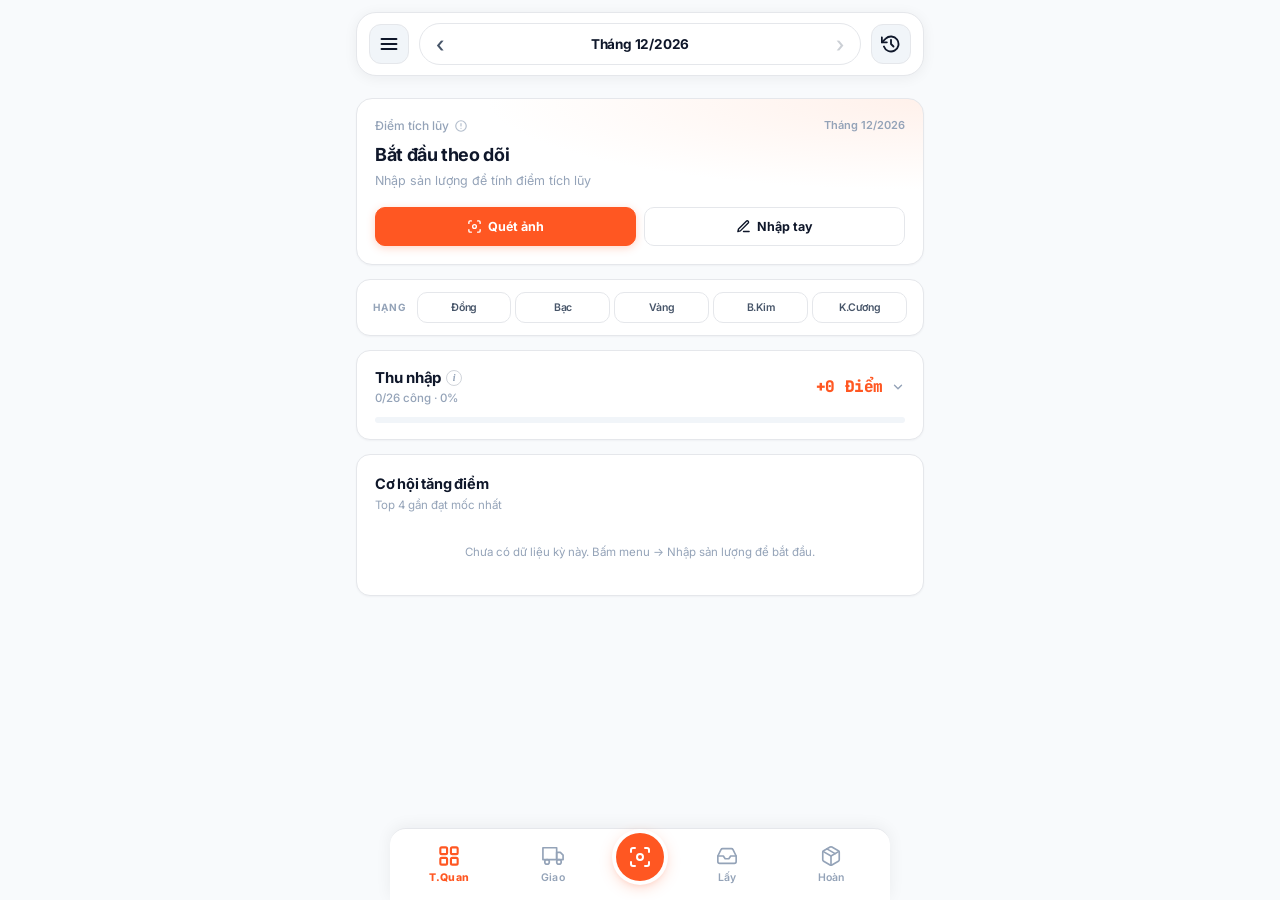
<file: index.html>
<!DOCTYPE html>
<html lang="vi">
<head>
<meta charset="UTF-8">
<meta name="viewport" content="width=device-width, initial-scale=1.0, maximum-scale=5.0, viewport-fit=cover">
<meta name="apple-mobile-web-app-capable" content="yes">
<meta name="apple-mobile-web-app-status-bar-style" content="black-translucent">
<meta name="theme-color" content="#f8fafc">
<meta name="description" content="Theo dõi sản lượng giao/lấy/hoàn và tính điểm SPX">
<title>Theo Dõi Sản Lượng & Điểm SPX</title>
<link rel="manifest" href="./manifest.json">
<link rel="apple-touch-icon" href="[data-uri]">
<meta name="apple-mobile-web-app-title" content="SPX Tracker">
<link rel="stylesheet" href="./css/style.css">
</head>
<body>

<div class="header-wrapper">
  <div class="header-card">
    <div class="header-row">
      <button class="header-icon-btn" onclick="openMenuModal()" aria-label="Menu">
        <svg viewBox="0 0 24 24" fill="none" stroke="currentColor" stroke-width="2.2" stroke-linecap="round">
          <line x1="3" y1="6" x2="21" y2="6"/>
          <line x1="3" y1="12" x2="21" y2="12"/>
          <line x1="3" y1="18" x2="21" y2="18"/>
        </svg>
      </button>

      <div class="period-cluster">
        <button class="period-arrow-btn" id="periodPrev" onclick="periodPrev()" aria-label="Tháng trước">‹</button>
        <button class="period-label" id="periodLabel" onclick="openPeriodPicker()">Tháng 10/2026</button>
        <button class="period-arrow-btn" id="periodNext" onclick="periodNext()" aria-label="Tháng sau">›</button>
      </div>

      <button class="header-icon-btn" onclick="openHistoryTab()" aria-label="Nhật ký">
        <svg viewBox="0 0 24 24" fill="none" stroke="currentColor" stroke-width="2.2" stroke-linecap="round" stroke-linejoin="round">
          <polyline points="1 4 1 10 7 10"/>
          <path d="M3.51 15a9 9 0 1 0 2.13-9.36L1 10"/>
          <polyline points="12 7 12 12 15 15"/>
        </svg>
      </button>
    </div>
  </div>
  <input type="month" id="monthPickerInput" style="display:none" onchange="jumpToMonth(this.value)">
</div>

<div class="layout-shell">
  <div class="content-area">

    <div id="reminderBanner" class="reminder-banner" style="display:none">
      <div class="reminder-banner-head">
        <span class="reminder-banner-icon" id="reminderIcon">⚠️</span>
        <span class="reminder-banner-title" id="reminderTitle">Chưa quét sản lượng</span>
        <button class="reminder-banner-close" onclick="dismissReminderBanner()" aria-label="Đóng">✕</button>
      </div>
      <div class="reminder-banner-sub" id="reminderSub"></div>
      <div class="reminder-banner-actions">
        <button class="reminder-btn-secondary" id="reminderSecondaryBtn" onclick="openHistoryTab()" style="display:none">Xem chi tiết</button>
        <button class="reminder-btn-primary" onclick="openOcrPicker()">📷 Quét ngay</button>
      </div>
    </div>

    <div class="tab-panel active" id="tab-overview">
      <main class="app-container">

        <section class="hero" id="overviewHero">
          <div class="hero-top">
            <span class="hero-eyebrow">
              Điểm tích lũy
              <button type="button" class="hero-info-btn" onclick="toggleHeroMetrics()" aria-label="Chi tiết">
                <svg viewBox="0 0 24 24" fill="none" stroke="currentColor" stroke-width="2" stroke-linecap="round" stroke-linejoin="round">
                  <circle cx="12" cy="12" r="9"/>
                  <line x1="12" y1="8" x2="12" y2="12"/>
                  <line x1="12" y1="16" x2="12.01" y2="16"/>
                </svg>
              </button>
            </span>
            <span class="hero-context" id="heroContext"></span>
          </div>

          <div class="hero-data" id="heroData">
            <div class="hero-row-main">
              <div class="hero-value hero-value-tappable" id="overallTotalPoints" onclick="toggleHeroMetrics()" role="button" tabindex="0" aria-label="Xem chi tiết">
                0 <span class="hero-value-unit">Điểm</span>
              </div>
            </div>

            <div class="hero-metrics-wrap" id="heroMetricsWrap">
              <div class="hero-metrics" id="heroMetrics">
                <div class="hero-metric">
                  <div class="hero-metric-value" id="heroBase">0</div>
                  <div class="hero-metric-label">Gốc</div>
                </div>
                <div class="hero-metric">
                  <div class="hero-metric-value" id="heroBonus">+0</div>
                  <div class="hero-metric-label">Thưởng</div>
                </div>
                <div class="hero-metric">
                  <div class="hero-metric-value" id="heroIncome">+0</div>
                  <div class="hero-metric-label">Thu nhập</div>
                </div>
              </div>
            </div>

            <div class="hero-tiles" id="heroTiles">
              <div class="hero-tile hero-tile-giao">
                <span class="hero-tile-label">Giao</span>
                <span class="hero-tile-value" id="heroTileDel">0</span>
              </div>
              <div class="hero-tile hero-tile-lay">
                <span class="hero-tile-label">Lấy</span>
                <span class="hero-tile-value" id="heroTilePick">0</span>
              </div>
              <div class="hero-tile hero-tile-hoan">
                <span class="hero-tile-label">Hoàn</span>
                <span class="hero-tile-value" id="heroTileRet">0</span>
              </div>
            </div>
          </div>

          <div class="hero-empty" id="heroEmpty">
            <div class="hero-empty-title">Bắt đầu theo dõi</div>
            <div class="hero-empty-sub">Nhập sản lượng để tính điểm tích lũy</div>
            <div class="hero-empty-cta">
              <button type="button" class="btn-cta-ocr" onclick="openOcrPicker()">
                <svg viewBox="0 0 24 24" fill="none" stroke="currentColor" stroke-width="2.2" stroke-linecap="round" stroke-linejoin="round">
                  <path d="M3 7V5a2 2 0 0 1 2-2h2"/>
                  <path d="M17 3h2a2 2 0 0 1 2 2v2"/>
                  <path d="M21 17v2a2 2 0 0 1-2 2h-2"/>
                  <path d="M7 21H5a2 2 0 0 1-2-2v-2"/>
                  <circle cx="12" cy="12" r="3"/>
                </svg>
                <span>Quét ảnh</span>
              </button>
              <button type="button" class="btn-cta-manual" onclick="openAddModal()">
                <svg viewBox="0 0 24 24" fill="none" stroke="currentColor" stroke-width="2.2" stroke-linecap="round" stroke-linejoin="round">
                  <path d="M12 20h9"/>
                  <path d="M16.5 3.5a2.121 2.121 0 0 1 3 3L7 19l-4 1 1-4L16.5 3.5z"/>
                </svg>
                <span>Nhập tay</span>
              </button>
            </div>
          </div>
        </section>

        <section class="card card-rank">
          <div class="rank-inline-row">
            <span class="rank-inline-label">Hạng</span>
            <div class="rank-pill-group rank-pill-group-inline">
              <button class="rank-pill" data-rank="dong"      onclick="setRankTier('dong', 0.10, this)">Đồng</button>
              <button class="rank-pill" data-rank="bac"       onclick="setRankTier('bac', 0.15, this)">Bạc</button>
              <button class="rank-pill" data-rank="vang"      onclick="setRankTier('vang', 0.20, this)">Vàng</button>
              <button class="rank-pill" data-rank="bach_kim"  onclick="setRankTier('bach_kim', 0.22, this)">B.Kim</button>
              <button class="rank-pill" data-rank="kim_cuong" onclick="setRankTier('kim_cuong', 0.26, this)">K.Cương</button>
            </div>
          </div>
        </section>

        <details class="card income-section" id="incomeDetails">
          <summary class="income-summary">
            <div class="income-summary-row">
              <div class="income-summary-left">
                <span class="income-summary-title">
                  Thu nhập
                  <button class="info-icon" type="button"
                          onclick="event.preventDefault(); event.stopPropagation(); showIncomeInfo()"
                          aria-label="Trợ giúp">i</button>
                </span>
                <span class="income-summary-days" id="incomeDayCount">0/26 công · 0%</span>
              </div>
              <div class="income-summary-right">
                <span class="income-summary-value" id="incomeTotalDisplay">+0 Điểm</span>
                <span class="income-chevron">
                  <svg width="14" height="14" viewBox="0 0 24 24" fill="none" stroke="currentColor" stroke-width="2.4" stroke-linecap="round" stroke-linejoin="round">
                    <polyline points="6 9 12 15 18 9"/>
                  </svg>
                </span>
              </div>
            </div>
            <div class="income-progress">
              <div class="income-progress-fill" id="incomeProgressFill"></div>
            </div>
          </summary>

          <div class="income-content">
            <div class="salary-month-hint" id="salaryMonthHint">📅 Áp dụng cho: Tháng 10/2026</div>

            <div class="income-row income-row-region">
              <span class="income-row-label">Khu vực tính công</span>
              <div class="region-pill-group">
                <button type="button" class="region-pill" data-region="mien" onclick="changeRegion('mien', this)">
                  <span>MIỀN TRUNG</span>
                </button>
                <button type="button" class="region-pill" data-region="hcm_hn" onclick="changeRegion('hcm_hn', this)">
                  <span>TP.HCM · HN</span>
                </button>
              </div>
            </div>
            <div class="income-row">
              <span class="income-row-label">LCB</span>
              <div class="income-row-input">
                <input type="number" inputmode="numeric" id="salaryBaseInput" value="0" min="0" oninput="saveSalaryConfig()" onchange="saveSalaryConfig()">
                <span class="income-unit">đ/tháng</span>
              </div>
            </div>
            <div class="income-row">
              <span class="income-row-label">Bưu cục</span>
              <div class="income-row-input">
                <input type="number" inputmode="numeric" id="manualBuuCucInput" value="0" min="0" oninput="saveManualPoints()" onchange="saveManualPoints()">
                <span class="income-unit">đ/tháng</span>
              </div>
            </div>
            <div class="income-row">
              <span class="income-row-label">Tài xế</span>
              <div class="income-row-input">
                <input type="number" inputmode="numeric" id="manualTaiXeInput" value="0" min="0" oninput="saveManualPoints()" onchange="saveManualPoints()">
                <span class="income-unit">đ/tháng</span>
              </div>
            </div>

            <div class="taixe-condition-banner" id="taixeConditionBanner" style="display:none">
              <div class="taixe-banner-head">
                <span class="taixe-banner-icon" id="taixeBannerIcon">⚠️</span>
                <span class="taixe-banner-title" id="taixeBannerTitle">Chưa đủ điều kiện cộng Tài xế</span>
              </div>
              <div class="taixe-banner-progress-text" id="taixeProgressText">
                Đơn Giao: 388/1,500
              </div>
              <div class="taixe-banner-progress-bar">
                <div class="taixe-banner-progress-fill" id="taixeProgressFill"></div>
              </div>
              <div class="taixe-banner-sub" id="taixeBannerSub">Còn thiếu 1,112 đơn</div>
            </div>

            <div class="income-summary-box">
              <div class="income-summary-line">
                <span>Lương 1 công</span>
                <span id="incomePerDayText">0 Điểm/công</span>
              </div>
              <div class="income-summary-line total">
                <span>Đã tích lũy</span>
                <b id="incomeTotalDisplayInner">+0 Điểm</b>
              </div>
            </div>
            <button class="btn btn-primary income-save-btn" onclick="forceSaveConfig()">Lưu cấu hình tháng này</button>
          </div>
        </details>

        <section class="card" id="opportunityCard">
          <div class="card-head">
            <div>
              <h2 class="card-title">Cơ hội tăng điểm</h2>
              <p class="card-sub">Top 4 gần đạt mốc nhất</p>
            </div>
          </div>
          <div id="overviewMilestoneList"></div>
          <button type="button" class="view-all-opp-btn" id="viewAllOpportunitiesBtn" onclick="openAllOpportunitiesModal()" style="display:none">
            <span>Xem tất cả</span>
            <svg viewBox="0 0 24 24" fill="none" stroke="currentColor" stroke-width="2.2" stroke-linecap="round" stroke-linejoin="round">
              <polyline points="9 18 15 12 9 6"/>
            </svg>
          </button>
        </section>

      </main>
    </div>

    <div class="tab-panel" id="tab-delivery">
      <main class="app-container">
        <section class="hero hero-sm hero-giao">
          <div class="hero-top">
            <span class="hero-eyebrow">Giao</span>
            <span class="hero-pill" id="delTotalOrders">0 đơn</span>
          </div>
          <div class="hero-value" id="delTotalPoints">0 <span class="hero-value-unit">Điểm</span></div>
        </section>
        <section class="card card-flush">
          <div class="card-head-pad">
            <h2 class="card-title">Phân bổ & mục tiêu</h2>
          </div>
          <div class="table-scroll table-clean">
            <table>
              <thead>
                <tr>
                  <th>KG</th>
                  <th>SL</th>
                  <th>Mốc</th>
                  <th>Điểm</th>
                  <th class="th-right">Cần</th>
                  <th class="th-right">Được</th>
                </tr>
              </thead>
              <tbody id="delTableBody"></tbody>
            </table>
          </div>
        </section>
      </main>
    </div>

    <div class="tab-panel" id="tab-pickup">
      <main class="app-container">
        <section class="hero hero-sm hero-lay">
          <div class="hero-top">
            <span class="hero-eyebrow">Lấy</span>
            <span class="hero-pill" id="pickTotalOrders">0 đơn</span>
          </div>
          <div class="hero-value" id="pickTotalPoints">0 <span class="hero-value-unit">Điểm</span></div>
        </section>
        <section class="card card-flush">
          <div class="card-head-pad">
            <h2 class="card-title">Phân bổ & mục tiêu</h2>
          </div>
          <div class="table-scroll table-clean">
            <table>
              <thead>
                <tr>
                  <th>KG</th>
                  <th>SL</th>
                  <th>Mốc</th>
                  <th>Điểm</th>
                  <th class="th-right">Cần</th>
                  <th class="th-right">Được</th>
                </tr>
              </thead>
              <tbody id="pickTableBody"></tbody>
            </table>
          </div>
        </section>
      </main>
    </div>

    <div class="tab-panel" id="tab-return">
      <main class="app-container">
        <section class="hero hero-sm hero-hoan">
          <div class="hero-top">
            <span class="hero-eyebrow">Hoàn</span>
            <span class="hero-pill" id="retTotalOrders">0 đơn</span>
          </div>
          <div class="hero-value" id="retTotalPoints">0 <span class="hero-value-unit">Điểm</span></div>
        </section>
        <section class="card card-flush">
          <div class="card-head-pad">
            <h2 class="card-title">Phân bổ & mục tiêu</h2>
          </div>
          <div class="table-scroll table-clean">
            <table>
              <thead>
                <tr>
                  <th>KG</th>
                  <th>SL</th>
                  <th>Mốc</th>
                  <th>Điểm</th>
                  <th class="th-right">Cần</th>
                  <th class="th-right">Được</th>
                </tr>
              </thead>
              <tbody id="retTableBody"></tbody>
            </table>
          </div>
        </section>
      </main>
    </div>

    <div class="tab-panel" id="tab-history">
      <main class="app-container">
        <section class="card">
          <div class="card-head">
            <div>
              <h2 class="card-title">Nhật ký</h2>
              <p class="card-sub" id="histCountNote">0 bản ghi</p>
            </div>
          </div>
          <div class="filter-bar">
            <button class="filter-btn active" onclick="setHistFilter('all', this)">Tất cả</button>
            <button class="filter-btn" onclick="setHistFilter('delivery', this)">Giao</button>
            <button class="filter-btn" onclick="setHistFilter('pickup', this)">Lấy</button>
            <button class="filter-btn" onclick="setHistFilter('return', this)">Hoàn</button>
            <button class="filter-btn filter-btn-date" id="histFilterDateBtn" onclick="openHistoryDatePicker()">📅 Ngày</button>
          </div>

          <div id="historyEntries"></div>
        </section>
      </main>
    </div>

  </div>
</div>

<aside class="bottom-nav">
  <button class="nav-btn active" data-tab="overview" onclick="switchMainTab('overview', this)" aria-label="Tổng quan">
    <svg class="nav-icon" viewBox="0 0 24 24" fill="none" stroke="currentColor" stroke-width="1.8" stroke-linecap="round" stroke-linejoin="round">
      <rect x="3" y="3" width="7" height="7" rx="1.5"/>
      <rect x="14" y="3" width="7" height="7" rx="1.5"/>
      <rect x="3" y="14" width="7" height="7" rx="1.5"/>
      <rect x="14" y="14" width="7" height="7" rx="1.5"/>
    </svg>
    <span class="nav-label">T.Quan</span>
  </button>

  <button class="nav-btn" data-tab="delivery" onclick="switchMainTab('delivery', this)" aria-label="Giao">
    <svg class="nav-icon" viewBox="0 0 24 24" fill="none" stroke="currentColor" stroke-width="1.8" stroke-linecap="round" stroke-linejoin="round">
      <path d="M1 3h15v13H1z"/>
      <path d="M16 8h4l3 3v5h-7V8z"/>
      <circle cx="5.5" cy="18.5" r="2.5"/>
      <circle cx="18.5" cy="18.5" r="2.5"/>
    </svg>
    <span class="nav-label">Giao</span>
  </button>

  <button class="nav-btn-fab" onclick="openOcrPicker()" aria-label="Quét ảnh">
    <span class="fab-icon">
      <svg viewBox="0 0 24 24" fill="none" stroke="currentColor" stroke-width="2" stroke-linecap="round" stroke-linejoin="round">
        <path d="M3 7V5a2 2 0 0 1 2-2h2"/>
        <path d="M17 3h2a2 2 0 0 1 2 2v2"/>
        <path d="M21 17v2a2 2 0 0 1-2 2h-2"/>
        <path d="M7 21H5a2 2 0 0 1-2-2v-2"/>
        <circle cx="12" cy="12" r="3"/>
      </svg>
    </span>
  </button>

  <button class="nav-btn" data-tab="pickup" onclick="switchMainTab('pickup', this)" aria-label="Lấy">
    <svg class="nav-icon" viewBox="0 0 24 24" fill="none" stroke="currentColor" stroke-width="1.8" stroke-linecap="round" stroke-linejoin="round">
      <path d="M22 12h-6l-2 3h-4l-2-3H2"/>
      <path d="M5.45 5.11 2 12v6a2 2 0 0 0 2 2h16a2 2 0 0 0 2-2v-6l-3.45-6.89A2 2 0 0 0 16.76 4H7.24a2 2 0 0 0-1.79 1.11z"/>
    </svg>
    <span class="nav-label">Lấy</span>
  </button>

  <button class="nav-btn" data-tab="return" onclick="switchMainTab('return', this)" aria-label="Hoàn">
    <svg class="nav-icon" viewBox="0 0 24 24" fill="none" stroke="currentColor" stroke-width="1.8" stroke-linecap="round" stroke-linejoin="round">
      <path d="M16.5 9.4 7.5 4.21"/>
      <path d="M21 16V8a2 2 0 0 0-1-1.73l-7-4a2 2 0 0 0-2 0l-7 4A2 2 0 0 0 3 8v8a2 2 0 0 0 1 1.73l7 4a2 2 0 0 0 2 0l7-4A2 2 0 0 0 21 16z"/>
      <polyline points="3.27 6.96 12 12.01 20.73 6.96"/>
      <line x1="12" y1="22.08" x2="12" y2="12"/>
    </svg>
    <span class="nav-label">Hoàn</span>
  </button>
</aside>

<input type="file" id="ocrFileInput" accept="image/*" multiple style="display:none;" onchange="handleOcrImage(event)">
<input type="date" id="historyDatePickerInput" style="display:none" onchange="applyHistoryDateFilter(this.value)">

<div class="modal-shade" id="menuModal" onclick="if(event.target===this)closeMenuModal()">
  <div class="modal-box menu-modal-box">
    <div class="modal-box-head">
      <h3>Menu</h3>
      <button class="modal-close-btn" onclick="closeMenuModal()" aria-label="Đóng">
        <svg width="20" height="20" viewBox="0 0 24 24" fill="none" stroke="currentColor" stroke-width="2" stroke-linecap="round">
          <line x1="18" y1="6" x2="6" y2="18"/>
          <line x1="6" y1="6" x2="18" y2="18"/>
        </svg>
      </button>
    </div>
    <div class="modal-body menu-body">

      <div class="menu-section-label">Cài đặt</div>
      <button class="menu-item" onclick="toggleThemeFromMenu()">
        <span class="menu-icon">
          <svg viewBox="0 0 24 24" fill="none" stroke="currentColor" stroke-width="1.8" stroke-linecap="round" stroke-linejoin="round">
            <path d="M21 12.79A9 9 0 1 1 11.21 3 7 7 0 0 0 21 12.79z"/>
          </svg>
        </span>
        <div class="menu-text">
          <div class="menu-title" id="menuThemeTitle">Chế độ tối</div>
          <div class="menu-sub" id="menuThemeSub">Chuyển sang giao diện tối</div>
        </div>
      </button>

      <button class="menu-item" onclick="toggleAutoSaveOCRFromMenu()">
        <span class="menu-icon">
          <svg viewBox="0 0 24 24" fill="none" stroke="currentColor" stroke-width="1.8" stroke-linecap="round" stroke-linejoin="round">
            <path d="M19 21H5a2 2 0 0 1-2-2V5a2 2 0 0 1 2-2h11l5 5v11a2 2 0 0 1-2 2z"/>
            <polyline points="17 21 17 13 7 13 7 21"/>
            <polyline points="7 3 7 8 15 8"/>
          </svg>
        </span>
        <div class="menu-text">
          <div class="menu-title" id="menuAutoSaveTitle">Tự lưu OCR: BẬT</div>
          <div class="menu-sub" id="menuAutoSaveSub">Tự động lưu khi OCR đọc đúng</div>
        </div>
      </button>

      <button class="menu-item" onclick="closeMenuModal();openSettingsModal()">
        <span class="menu-icon">
          <svg viewBox="0 0 24 24" fill="none" stroke="currentColor" stroke-width="1.8" stroke-linecap="round" stroke-linejoin="round">
            <path d="M21 15v4a2 2 0 0 1-2 2H5a2 2 0 0 1-2-2v-4"/>
            <polyline points="7 10 12 15 17 10"/>
            <line x1="12" y1="15" x2="12" y2="3"/>
          </svg>
        </span>
        <div class="menu-text">
          <div class="menu-title">Backup & Cloud</div>
          <div class="menu-sub">Đồng bộ Gist · JSON · Dọn trùng</div>
        </div>
      </button>

      <button class="menu-item" onclick="closeMenuModal();checkVersion()">
        <span class="menu-icon">
          <svg viewBox="0 0 24 24" fill="none" stroke="currentColor" stroke-width="1.8" stroke-linecap="round" stroke-linejoin="round">
            <polyline points="23 4 23 10 17 10"/>
            <polyline points="1 20 1 14 7 14"/>
            <path d="M3.51 9a9 9 0 0 1 14.85-3.36L23 10M1 14l4.64 4.36A9 9 0 0 0 20.49 15"/>
          </svg>
        </span>
        <div class="menu-text">
          <div class="menu-title">Kiểm tra cập nhật</div>
          <div class="menu-sub">Tìm bản mới từ server</div>
        </div>
      </button>

      <div class="menu-section-label">Dữ liệu</div>
      <button class="menu-item" onclick="closeMenuModal();openAddModal()">
        <span class="menu-icon">
          <svg viewBox="0 0 24 24" fill="none" stroke="currentColor" stroke-width="1.8" stroke-linecap="round" stroke-linejoin="round">
            <path d="M12 20h9"/>
            <path d="M16.5 3.5a2.121 2.121 0 0 1 3 3L7 19l-4 1 1-4L16.5 3.5z"/>
          </svg>
        </span>
        <div class="menu-text">
          <div class="menu-title">Nhập sản lượng</div>
          <div class="menu-sub">Nhập tay theo 8 dải khối lượng</div>
        </div>
      </button>

      <button class="menu-item" onclick="closeMenuModal();openShareTargetModal()">
        <span class="menu-icon">
          <svg viewBox="0 0 24 24" fill="none" stroke="currentColor" stroke-width="1.8" stroke-linecap="round" stroke-linejoin="round">
            <path d="M4 12v8a2 2 0 0 0 2 2h12a2 2 0 0 0 2-2v-8"/>
            <polyline points="16 6 12 2 8 6"/>
            <line x1="12" y1="2" x2="12" y2="15"/>
          </svg>
        </span>
        <div class="menu-text">
          <div class="menu-title">📤 Chia sẻ ảnh</div>
          <div class="menu-sub">Share từ Gallery → OCR tự động</div>
        </div>
      </button>

      <div class="menu-section-label">Khác</div>
      <a class="menu-item" href="./guide.html" style="text-decoration:none">
        <span class="menu-icon">
          <svg viewBox="0 0 24 24" fill="none" stroke="currentColor" stroke-width="1.8" stroke-linecap="round" stroke-linejoin="round">
            <path d="M2 3h6a4 4 0 0 1 4 4v14a3 3 0 0 0-3-3H2z"/>
            <path d="M22 3h-6a4 4 0 0 0-4 4v14a3 3 0 0 1 3-3h7z"/>
          </svg>
        </span>
        <div class="menu-text">
          <div class="menu-title">Hướng dẫn sử dụng</div>
          <div class="menu-sub">Mở trang hướng dẫn đầy đủ</div>
        </div>
      </a>

      <button class="menu-item" onclick="closeMenuModal();openCoffeeModal()">
        <span class="menu-icon menu-icon-heart">
          <svg viewBox="0 0 24 24" fill="currentColor">
            <path d="M12 21s-7.5-4.8-10-10c-1.4-3 0-7 4-7 2 0 3.5 1 4 2.5.5-1.5 2-2.5 4-2.5 4 0 5.4 4 4 7-2.5 5.2-10 10-10 10z"/>
          </svg>
        </span>
        <div class="menu-text">
          <div class="menu-title">Ủng hộ tác giả</div>
          <div class="menu-sub">Viettinbank · Cảm ơn bạn!</div>
        </div>
      </button>

    </div>
  </div>
</div>

<div class="modal-shade" id="entryModal">
  <div class="modal-box">
    <div class="modal-box-head">
      <button class="modal-back-btn" id="backToBatchBtn" onclick="backToBatch()" style="display:none">← Quay lại</button>
      <h3 id="modalTitle" style="flex:1;text-align:center;">Nhập sản lượng ngày</h3>
      <button class="modal-close-btn" onclick="closeModal()" aria-label="Đóng">
        <svg width="20" height="20" viewBox="0 0 24 24" fill="none" stroke="currentColor" stroke-width="2" stroke-linecap="round">
          <line x1="18" y1="6" x2="6" y2="18"/>
          <line x1="6" y1="6" x2="18" y2="18"/>
        </svg>
      </button>
    </div>
    <div class="modal-body">
      <input type="hidden" id="editEntryId" value="">
      <input type="hidden" id="editEntryType" value="">
      <div style="margin-bottom:14px;max-width:180px">
        <label class="form-label">Ngày ghi nhận</label>
        <input type="date" id="inputDate" class="input-control">
      </div>
      <div class="modal-tabs" id="modalSubTabGroup">
        <button type="button" class="modal-tab-btn active tab-del" id="subtab-btn-del" onclick="switchModalSubTab('del')">Giao</button>
        <button type="button" class="modal-tab-btn tab-pick" id="subtab-btn-pick" onclick="switchModalSubTab('pick')">Lấy</button>
        <button type="button" class="modal-tab-btn tab-ret" id="subtab-btn-ret" onclick="switchModalSubTab('ret')">Hoàn</button>
      </div>
      <div class="modal-section-card card-del modal-subtab-pane" id="pane-del">
        <div class="weights-horizontal-grid">
          <div class="weight-input-item"><label>&gt;0 - 2 kg</label><input type="number" inputmode="numeric" id="del_inp_0_2" class="input-control auto-clear" value="0" min="0"></div>
          <div class="weight-input-item"><label>&gt;2 - 4 kg</label><input type="number" inputmode="numeric" id="del_inp_2_4" class="input-control auto-clear" value="0" min="0"></div>
          <div class="weight-input-item"><label>&gt;4 - 6 kg</label><input type="number" inputmode="numeric" id="del_inp_4_6" class="input-control auto-clear" value="0" min="0"></div>
          <div class="weight-input-item"><label>&gt;6 - 8 kg</label><input type="number" inputmode="numeric" id="del_inp_6_8" class="input-control auto-clear" value="0" min="0"></div>
          <div class="weight-input-item"><label>&gt;8 - 10 kg</label><input type="number" inputmode="numeric" id="del_inp_8_10" class="input-control auto-clear" value="0" min="0"></div>
          <div class="weight-input-item"><label>&gt;10 - 12 kg</label><input type="number" inputmode="numeric" id="del_inp_10_12" class="input-control auto-clear" value="0" min="0"></div>
          <div class="weight-input-item"><label>&gt;12 - 15 kg</label><input type="number" inputmode="numeric" id="del_inp_12_15" class="input-control auto-clear" value="0" min="0"></div>
          <div class="weight-input-item"><label>&gt;15 kg</label><input type="number" inputmode="numeric" id="del_inp_over_15" class="input-control auto-clear" value="0" min="0"></div>
        </div>
      </div>
      <div class="modal-section-card card-pick modal-subtab-pane" id="pane-pick" style="display:none">
        <div class="weights-horizontal-grid">
          <div class="weight-input-item"><label>&gt;0 - 2 kg</label><input type="number" inputmode="numeric" id="pick_inp_0_2" class="input-control auto-clear" value="0" min="0"></div>
          <div class="weight-input-item"><label>&gt;2 - 4 kg</label><input type="number" inputmode="numeric" id="pick_inp_2_4" class="input-control auto-clear" value="0" min="0"></div>
          <div class="weight-input-item"><label>&gt;4 - 6 kg</label><input type="number" inputmode="numeric" id="pick_inp_4_6" class="input-control auto-clear" value="0" min="0"></div>
          <div class="weight-input-item"><label>&gt;6 - 8 kg</label><input type="number" inputmode="numeric" id="pick_inp_6_8" class="input-control auto-clear" value="0" min="0"></div>
          <div class="weight-input-item"><label>&gt;8 - 10 kg</label><input type="number" inputmode="numeric" id="pick_inp_8_10" class="input-control auto-clear" value="0" min="0"></div>
          <div class="weight-input-item"><label>&gt;10 - 12 kg</label><input type="number" inputmode="numeric" id="pick_inp_10_12" class="input-control auto-clear" value="0" min="0"></div>
          <div class="weight-input-item"><label>&gt;12 - 15 kg</label><input type="number" inputmode="numeric" id="pick_inp_12_15" class="input-control auto-clear" value="0" min="0"></div>
          <div class="weight-input-item"><label>&gt;15 kg</label><input type="number" inputmode="numeric" id="pick_inp_over_15" class="input-control auto-clear" value="0" min="0"></div>
        </div>
      </div>
      <div class="modal-section-card card-ret modal-subtab-pane" id="pane-ret" style="display:none">
        <div class="weights-horizontal-grid">
          <div class="weight-input-item"><label>&gt;0 - 2 kg</label><input type="number" inputmode="numeric" id="ret_inp_0_2" class="input-control auto-clear" value="0" min="0"></div>
          <div class="weight-input-item"><label>&gt;2 - 4 kg</label><input type="number" inputmode="numeric" id="ret_inp_2_4" class="input-control auto-clear" value="0" min="0"></div>
          <div class="weight-input-item"><label>&gt;4 - 6 kg</label><input type="number" inputmode="numeric" id="ret_inp_4_6" class="input-control auto-clear" value="0" min="0"></div>
          <div class="weight-input-item"><label>&gt;6 - 8 kg</label><input type="number" inputmode="numeric" id="ret_inp_6_8" class="input-control auto-clear" value="0" min="0"></div>
          <div class="weight-input-item"><label>&gt;8 - 10 kg</label><input type="number" inputmode="numeric" id="ret_inp_8_10" class="input-control auto-clear" value="0" min="0"></div>
          <div class="weight-input-item"><label>&gt;10 - 12 kg</label><input type="number" inputmode="numeric" id="ret_inp_10_12" class="input-control auto-clear" value="0" min="0"></div>
          <div class="weight-input-item"><label>&gt;12 - 15 kg</label><input type="number" inputmode="numeric" id="ret_inp_12_15" class="input-control auto-clear" value="0" min="0"></div>
          <div class="weight-input-item"><label>&gt;15 kg</label><input type="number" inputmode="numeric" id="ret_inp_over_15" class="input-control auto-clear" value="0" min="0"></div>
        </div>
      </div>
      <div class="ocr-preview-box" id="ocrPreviewBox" style="display:none">
        <div class="ocr-preview-label">
          <span>Ảnh gốc — đối chiếu số</span>
          <span class="ocr-hide-btn" onclick="document.getElementById('ocrPreviewBox').style.display='none'">Ẩn</span>
        </div>
        <img class="ocr-preview-img" id="ocrPreviewImg" alt="Ảnh đã quét" onclick="openOcrLightbox()">
        <div style="text-align:right;margin-top:8px">
          <button type="button" id="ocrDebugToggle" onclick="toggleOcrDebugText()" style="background:transparent;border:1px solid var(--border);color:var(--text-3);font-size:10px;padding:4px 10px;border-radius:6px;cursor:pointer;font-family:inherit;font-weight:600">Xem log</button>
        </div>
        <pre id="ocrDebugText" style="display:none;background:#0d1117;color:#3fb950;font-family:'JetBrains Mono',monospace;font-size:10px;line-height:1.5;padding:10px;margin-top:10px;border-radius:6px;max-height:250px;overflow:auto;white-space:pre-wrap;word-break:break-all;border:1px solid #30363d"></pre>
      </div>
    </div>
    <div class="modal-box-foot">
      <button class="btn" onclick="closeModal()">Hủy</button>
      <button class="btn btn-primary" onclick="saveRecord()">Lưu dữ liệu</button>
    </div>
  </div>
</div>

<div class="modal-shade" id="batchOcrModal">
  <div class="modal-box">
    <div class="modal-box-head">
      <h3>Kết quả quét (<span id="batchCount">0</span>)</h3>
      <button class="modal-close-btn" onclick="closeBatchOcrModal()" aria-label="Đóng">
        <svg width="20" height="20" viewBox="0 0 24 24" fill="none" stroke="currentColor" stroke-width="2" stroke-linecap="round">
          <line x1="18" y1="6" x2="6" y2="18"/>
          <line x1="6" y1="6" x2="18" y2="18"/>
        </svg>
      </button>
    </div>
    <div class="modal-body">
      <div id="batchList"></div>
    </div>
    <div class="modal-box-foot" style="justify-content:space-between;flex-wrap:wrap;gap:6px">
      <button class="btn btn-ocr" onclick="appendBatchFiles()">📷 Quét thêm</button>
      <div style="display:flex;gap:6px;margin-left:auto">
        <button class="btn" onclick="closeBatchOcrModal()">Đóng</button>
        <button class="btn btn-primary" onclick="saveBatchAll()">Lưu tất cả</button>
      </div>
    </div>
  </div>
</div>

<div class="modal-shade" id="settingsModal" onclick="if(event.target===this)closeSettingsModal()">
  <div class="modal-box">
    <div class="modal-box-head">
      <h3>Backup & Quản lý</h3>
      <button class="modal-close-btn" onclick="closeSettingsModal()" aria-label="Đóng">
        <svg width="20" height="20" viewBox="0 0 24 24" fill="none" stroke="currentColor" stroke-width="2" stroke-linecap="round">
          <line x1="18" y1="6" x2="6" y2="18"/>
          <line x1="6" y1="6" x2="18" y2="18"/>
        </svg>
      </button>
    </div>
    <div class="modal-body">

      <div class="settings-section-title">☁️ Cloud Backup (GitHub Gist)</div>
      <p class="settings-hint">Tự động lưu lên Cloud — reset máy không mất dữ liệu.</p>

      <label class="settings-label">GitHub Token</label>
      <input type="password" id="ghTokenInput" class="input-control" placeholder="ghp_... (dán token mới)" style="font-family:'JetBrains Mono',monospace;font-size:12px">

      <div class="token-status-wrap" id="tokenStatusWrap" style="display:none">
        <span class="token-saved-label" id="tokenSavedLabel">✅ Đã lưu token</span>
        <button type="button" class="token-clear-btn" id="clearTokenBtn" onclick="clearCloudToken()">
          🗑️ Xóa token
        </button>
      </div>

      <label class="settings-label" style="margin-top:12px">Gist ID</label>
      <input type="text" id="gistIdInput" class="input-control" placeholder="Tự động sau lần backup đầu" style="font-family:'JetBrains Mono',monospace;font-size:12px">

      <label class="settings-checkbox">
        <input type="checkbox" id="autoBackupToggle" style="width:auto;margin:0">
        <span>Tự động backup sau mỗi thay đổi</span>
      </label>

      <div class="settings-row">
        <button class="btn" onclick="testCloudConnection()" style="flex:1">🔌 Kiểm tra</button>
        <button class="btn btn-primary" onclick="pushToCloud()" style="flex:1">☁️ Backup</button>
      </div>
      <div style="margin-top:8px">
        <button class="btn" onclick="pullFromCloud()" style="width:100%">⬇️ Khôi phục từ Cloud</button>
      </div>

      <div class="cloud-status idle" id="cloudStatus">Chưa cấu hình</div>

      <hr class="settings-hr">

      <div class="settings-section-title">📁 Sao lưu cục bộ</div>
      <p class="settings-hint">Export/Import dữ liệu dạng file JSON.</p>

      <div class="settings-row">
        <button class="btn" id="copyJsonBtn" onclick="copyDataJson()" style="flex:1">📋 Chép</button>
        <button class="btn" onclick="openPasteJsonModal()" style="flex:1">📝 Dán</button>
      </div>
      <div class="settings-row" style="margin-top:8px">
        <button class="btn" onclick="exportData()" style="flex:1">💾 Lưu file</button>
        <button class="btn" onclick="document.getElementById('importFileInput').click()" style="flex:1">📥 Nạp file</button>
        <input type="file" id="importFileInput" accept=".json" style="display:none;" onchange="importData(event)">
      </div>
      <div style="margin-top:8px">
        <button class="btn" onclick="restoreFromVault()" style="width:100%">🔄 Phục hồi tự động</button>
      </div>

      <hr class="settings-hr">

      <div class="settings-section-title">🧹 Công cụ</div>
      <p class="settings-hint">Tìm và xóa các bản ghi trùng lặp (cùng ngày + cùng số liệu).</p>
      <button class="btn" onclick="cleanupDuplicates()" style="width:100%;background:var(--warning-bg);border-color:var(--warning-bd);color:var(--warning);font-weight:600">
        Dọn bản ghi trùng lặp
      </button>

      <div style="margin-top:10px">
        <div class="settings-section-title" style="font-size:12px;margin-bottom:4px">📷 Cache OCR</div>
        <p class="settings-hint" id="ocrCacheStats" style="margin-bottom:8px;font-family:'JetBrains Mono',monospace;font-size:11px">Đang đọc...</p>
        <button class="btn" onclick="clearOcrCacheFromSettings()" style="width:100%;background:var(--warning-bg);border-color:var(--warning-bd);color:var(--warning);font-weight:600">
          🗑️ Xóa cache OCR
        </button>
      </div>

      <hr class="settings-hr">

      <div class="settings-section-title" style="color:var(--danger)">⚠️ Vùng nguy hiểm</div>
      <p class="settings-hint">Xóa toàn bộ dữ liệu sản lượng đã nhập. <b style="color:var(--danger)">Không thể khôi phục!</b></p>
      <button class="btn" onclick="clearAllHistory()" style="width:100%;background:var(--danger-bg);border-color:var(--danger-bd);color:var(--danger);font-weight:600">
        Xóa toàn bộ nhật ký
      </button>

      <hr class="settings-hr">

      <div class="settings-section-title">📖 Hướng dẫn lấy Token</div>
      <ol class="settings-guide">
        <li>Vào <b>github.com/settings/tokens</b></li>
        <li>Bấm <b>Generate new token (classic)</b></li>
        <li>Note: <code>spx-backup</code> · Expiration: <code>No expiration</code></li>
        <li>Scope: tích <b>gist</b> · Bấm <b>Generate</b></li>
        <li>Copy token → paste vào ô trên</li>
      </ol>
    </div>
    <div class="modal-box-foot">
      <button class="btn btn-primary" onclick="closeSettingsModal()" style="width:100%">Đóng</button>
    </div>
  </div>
</div>

<div class="modal-shade" id="pasteJsonModal" onclick="if(event.target===this)closePasteJsonModal()">
  <div class="modal-box coffee-modal-box">
    <div class="modal-box-head">
      <h3>Dán chuỗi JSON</h3>
      <button class="modal-close-btn" onclick="closePasteJsonModal()" aria-label="Đóng">
        <svg width="20" height="20" viewBox="0 0 24 24" fill="none" stroke="currentColor" stroke-width="2" stroke-linecap="round">
          <line x1="18" y1="6" x2="6" y2="18"/>
          <line x1="6" y1="6" x2="18" y2="18"/>
        </svg>
      </button>
    </div>
    <div class="modal-body">
      <p style="font-size:12px;color:var(--text-2);margin-bottom:10px">Dán mã JSON đã sao chép:</p>
      <textarea id="jsonPasteInput" rows="8" class="input-control" style="font-family:'JetBrains Mono',monospace;font-size:11px;resize:vertical" placeholder='{"delivery":[...], "pickup":[...], "return":[...]}'></textarea>
    </div>
    <div class="modal-box-foot">
      <button class="btn" onclick="closePasteJsonModal()">Hủy</button>
      <button class="btn btn-primary" onclick="confirmImportJsonString()">Khôi phục</button>
    </div>
  </div>
</div>

<div class="modal-shade" id="coffeeModal" onclick="if(event.target===this)closeCoffeeModal()">
  <div class="modal-box coffee-modal-box">
    <div class="modal-box-head">
      <h3>Ủng hộ tác giả</h3>
      <button class="modal-close-btn" onclick="closeCoffeeModal()" aria-label="Đóng">
        <svg width="20" height="20" viewBox="0 0 24 24" fill="none" stroke="currentColor" stroke-width="2" stroke-linecap="round">
          <line x1="18" y1="6" x2="6" y2="18"/>
          <line x1="6" y1="6" x2="18" y2="18"/>
        </svg>
      </button>
    </div>
    <div class="modal-body">
      <div class="donate-heart">❤️</div>
      <p class="donate-text">
        Nếu app này giúp ích cho công việc của bạn,<br>
        hãy ủng hộ tác giả một chút nhé!
      </p>

      <div class="bank-card">
        <div class="bank-label">VIETTINBANK</div>
        <div class="bank-stk" id="bankSTK">106879606835</div>
        <div class="bank-name">Chủ TK: LINH</div>
        <button class="btn btn-primary" id="copyBankBtn" onclick="copyBankNumber()" style="width:100%;margin-top:16px;font-weight:600;padding:12px">
          📋 Sao chép số tài khoản
        </button>
      </div>
    </div>
    <div class="modal-box-foot">
      <button class="btn" onclick="closeCoffeeModal()" style="width:100%">Đóng</button>
    </div>
  </div>
</div>

<div class="modal-shade" id="shareTargetModal" onclick="if(event.target===this)closeShareTargetModal()">
  <div class="modal-box">
    <div class="modal-box-head">
      <h3>📤 Chia sẻ ảnh vào app</h3>
      <button class="modal-close-btn" onclick="closeShareTargetModal()" aria-label="Đóng">
        <svg width="20" height="20" viewBox="0 0 24 24" fill="none" stroke="currentColor" stroke-width="2" stroke-linecap="round">
          <line x1="18" y1="6" x2="6" y2="18"/>
          <line x1="6" y1="6" x2="18" y2="18"/>
        </svg>
      </button>
    </div>
    <div class="modal-body">

      <div class="share-status-box" id="shareStatusBox">
        <span class="share-status-icon" id="shareStatusIcon">⏳</span>
        <div class="share-status-text">
          <div class="share-status-title" id="shareStatusTitle">Đang kiểm tra...</div>
          <div class="share-status-sub" id="shareStatusSub"></div>
        </div>
      </div>

      <div class="share-intro">
        Sau khi cài app, bạn có thể <b>share ảnh chụp màn hình SPX</b> trực tiếp từ Gallery vào app — OCR sẽ tự chạy, không cần mở app rồi chọn ảnh lại.
      </div>

      <div class="share-steps">
        <div class="share-step">
          <div class="share-step-num">1</div>
          <div class="share-step-text">Cài app vào màn hình chính <span class="share-step-hint">(Chrome → ⋮ → "Thêm vào màn hình chính")</span></div>
        </div>
        <div class="share-step">
          <div class="share-step-num">2</div>
          <div class="share-step-text">Mở app <b>SPX</b> → chụp màn hình báo cáo sản lượng ngày hôm trước</div>
        </div>
        <div class="share-step">
          <div class="share-step-num">3</div>
          <div class="share-step-text">Mở <b>Gallery / Ảnh</b> → chọn ảnh vừa chụp</div>
        </div>
        <div class="share-step">
          <div class="share-step-num">4</div>
          <div class="share-step-text">Bấm <b>Chia sẻ (Share)</b> → chọn <b>SPX Tracker</b> trong danh sách</div>
        </div>
        <div class="share-step">
          <div class="share-step-num">5</div>
          <div class="share-step-text">App tự mở + tự OCR ngay 🎉 <span class="share-step-hint">Không cần chọn ảnh lại</span></div>
        </div>
      </div>

      <div class="share-note">
        <div class="share-note-title">💡 Lưu ý tương thích</div>
        <div class="share-note-row"><span class="share-note-badge ok">OK</span> Android Chrome — hỗ trợ đầy đủ, share nhiều ảnh cùng lúc</div>
        <div class="share-note-row"><span class="share-note-badge warn">LIMIT</span> iOS Safari 17+ — hỗ trợ <b>hạn chế</b>, chỉ 1 ảnh/lần</div>
        <div class="share-note-row"><span class="share-note-badge warn">N/A</span> Desktop — chưa hỗ trợ share_target</div>
        <div class="share-note-row"><span class="share-note-badge req">PWA</span> Chỉ hoạt động khi app đã <b>cài</b> vào màn hình chính</div>
      </div>

    </div>
    <div class="modal-box-foot">
      <button class="btn btn-primary" onclick="closeShareTargetModal()" style="width:100%">Đã hiểu</button>
    </div>
  </div>
</div>

<div class="modal-shade" id="allOpportunitiesModal" onclick="if(event.target===this)closeAllOpportunitiesModal()">
  <div class="modal-box">
    <div class="modal-box-head">
      <h3>Cơ hội tăng điểm</h3>
      <button class="modal-close-btn" onclick="closeAllOpportunitiesModal()" aria-label="Đóng">
        <svg width="20" height="20" viewBox="0 0 24 24" fill="none" stroke="currentColor" stroke-width="2" stroke-linecap="round">
          <line x1="18" y1="6" x2="6" y2="18"/>
          <line x1="6" y1="6" x2="18" y2="18"/>
        </svg>
      </button>
    </div>
    <div class="modal-body">
      <div class="filter-bar" style="margin-bottom:14px">
        <button type="button" class="filter-btn active" onclick="setAllOppFilter('del', this)">Giao</button>
        <button type="button" class="filter-btn" onclick="setAllOppFilter('pick', this)">Lấy</button>
        <button type="button" class="filter-btn" onclick="setAllOppFilter('ret', this)">Hoàn</button>
      </div>
      <div id="allOpportunitiesList"></div>
    </div>
    <div class="modal-box-foot">
      <button class="btn btn-primary" onclick="closeAllOpportunitiesModal()" style="width:100%">Đóng</button>
    </div>
  </div>
</div>

<div id="undoBanner" class="undo-banner">
  <span id="undoMsg" style="flex:1">Đã thực hiện thay đổi</span>
  <button class="undo-btn" onclick="undoLast()">Hoàn tác</button>
</div>

<div id="ocrLoadingOverlay">
  <div class="spinner"></div>
  <div class="ocr-title" id="ocrStatusTitle">Đang quét ảnh...</div>
  <div class="ocr-desc" id="ocrStatusDesc">Vui lòng chờ trong giây lát</div>
</div>

<div id="ocrLightbox" onclick="closeOcrLightbox()">
  <button class="close-lb" onclick="closeOcrLightbox()" aria-label="Đóng">✕</button>
  <img id="ocrLightboxImg" alt="Ảnh phóng to">
</div>

<div id="appToast" class="app-toast"></div>

<div id="updateBanner" class="update-banner">
  <span class="update-banner-icon">🎉</span>
  <span id="updateBannerMsg" class="update-banner-msg">Có bản mới!</span>
  <button class="update-banner-btn" onclick="applyUpdate()">Cập nhật</button>
</div>

<div class="modal-shade dialog-shade" id="dialogModal">
  <div class="dialog-box">
    <div class="dialog-icon-wrap">
      <span class="dialog-icon" id="dialogIcon">ℹ️</span>
    </div>
    <h3 class="dialog-title" id="dialogTitle">Thông báo</h3>
    <div class="dialog-message" id="dialogMessage"></div>
    <div class="dialog-actions">
      <button class="dialog-btn dialog-btn-cancel" id="dialogCancelBtn" onclick="dialogCancel()">Hủy</button>
      <button class="btn btn-primary dialog-btn-ok" id="dialogOkBtn" onclick="dialogOk()">OK</button>
    </div>
  </div>
</div>

<script type="module" src="./js/main.js"></script>
</body>
</html>
</file>
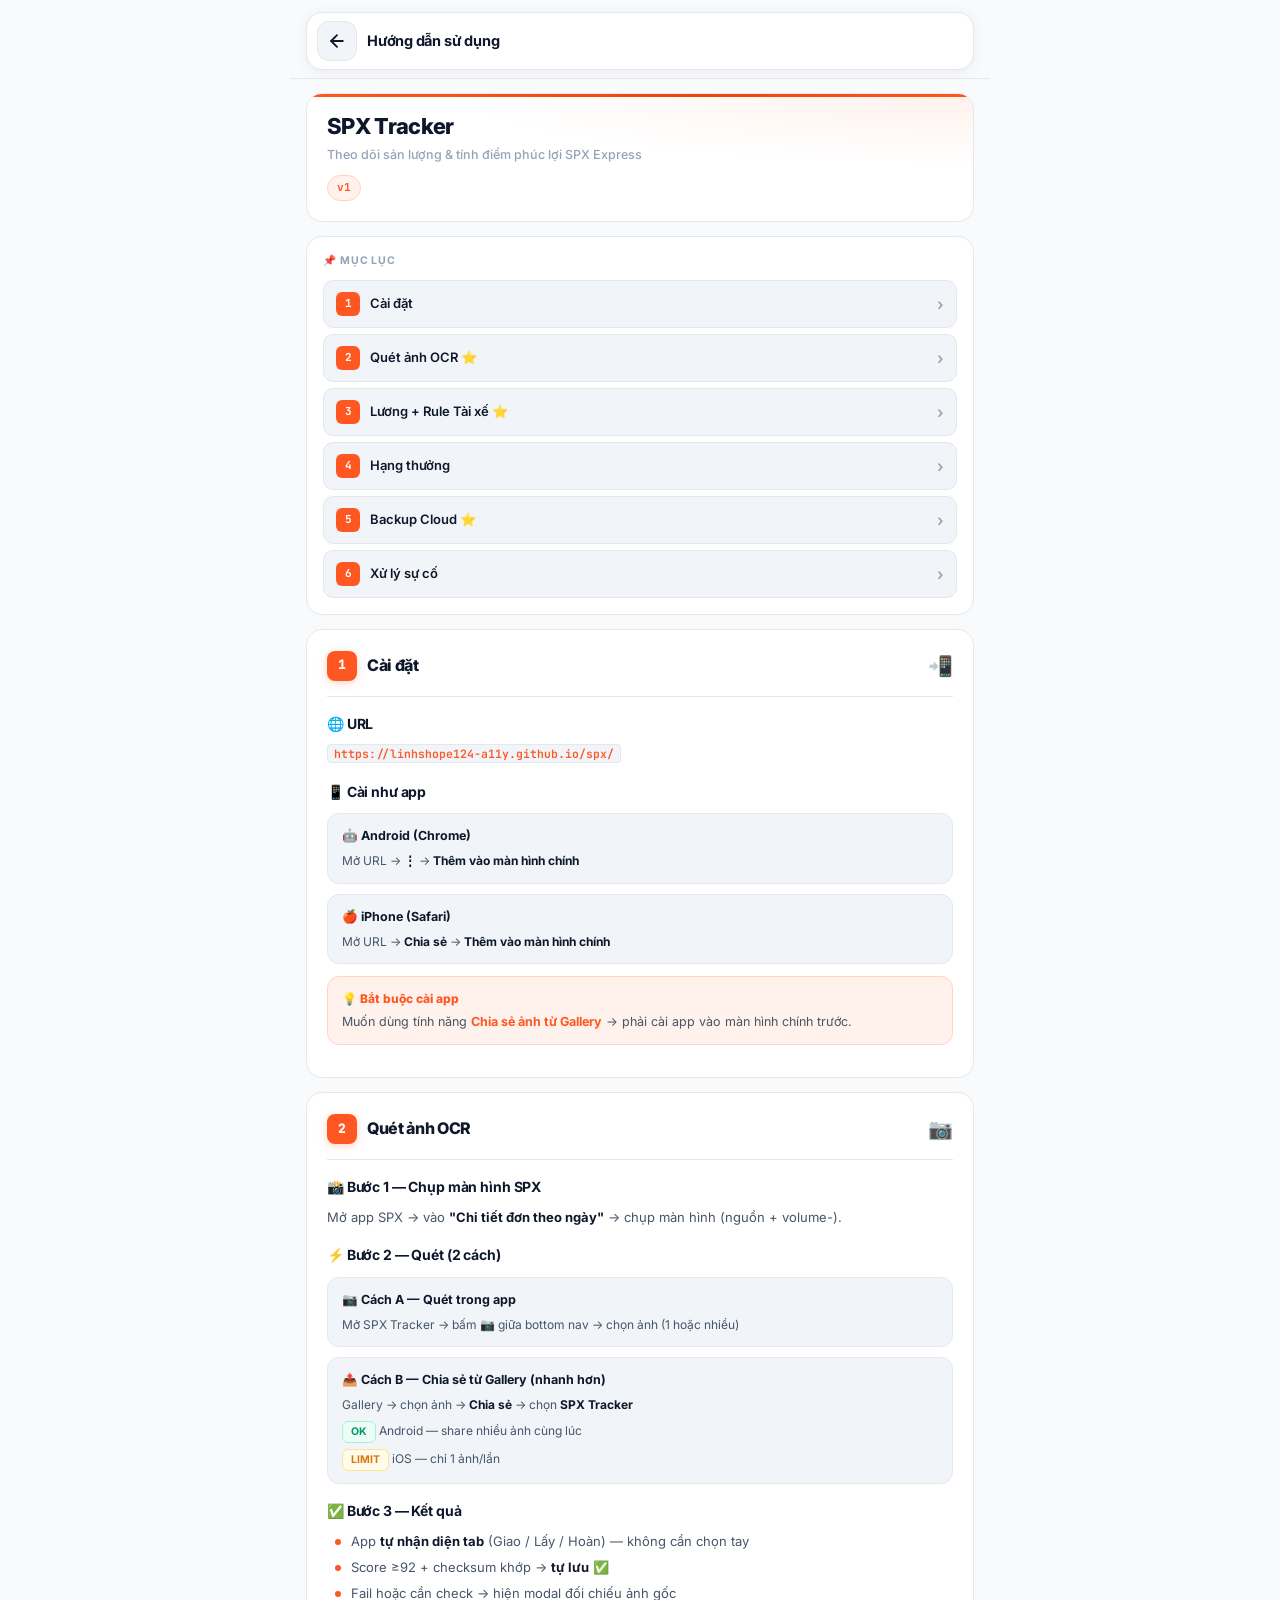
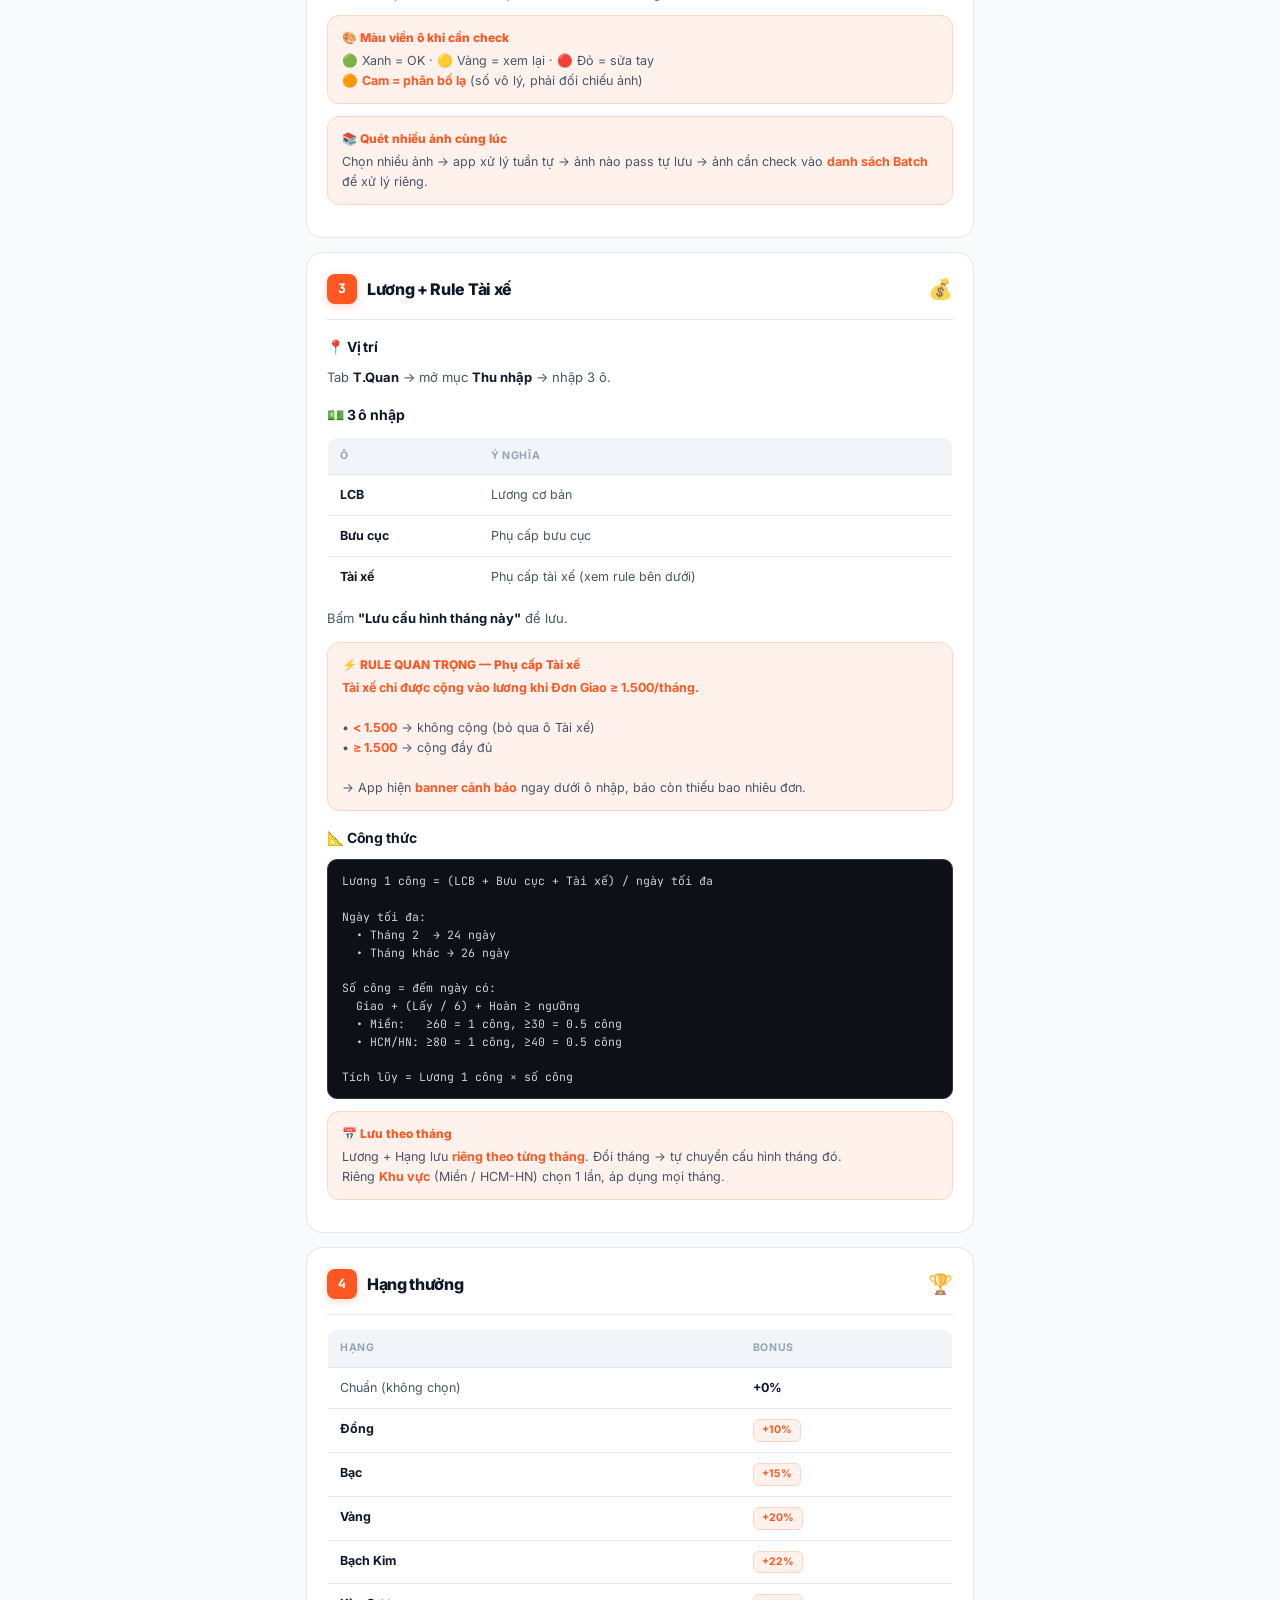
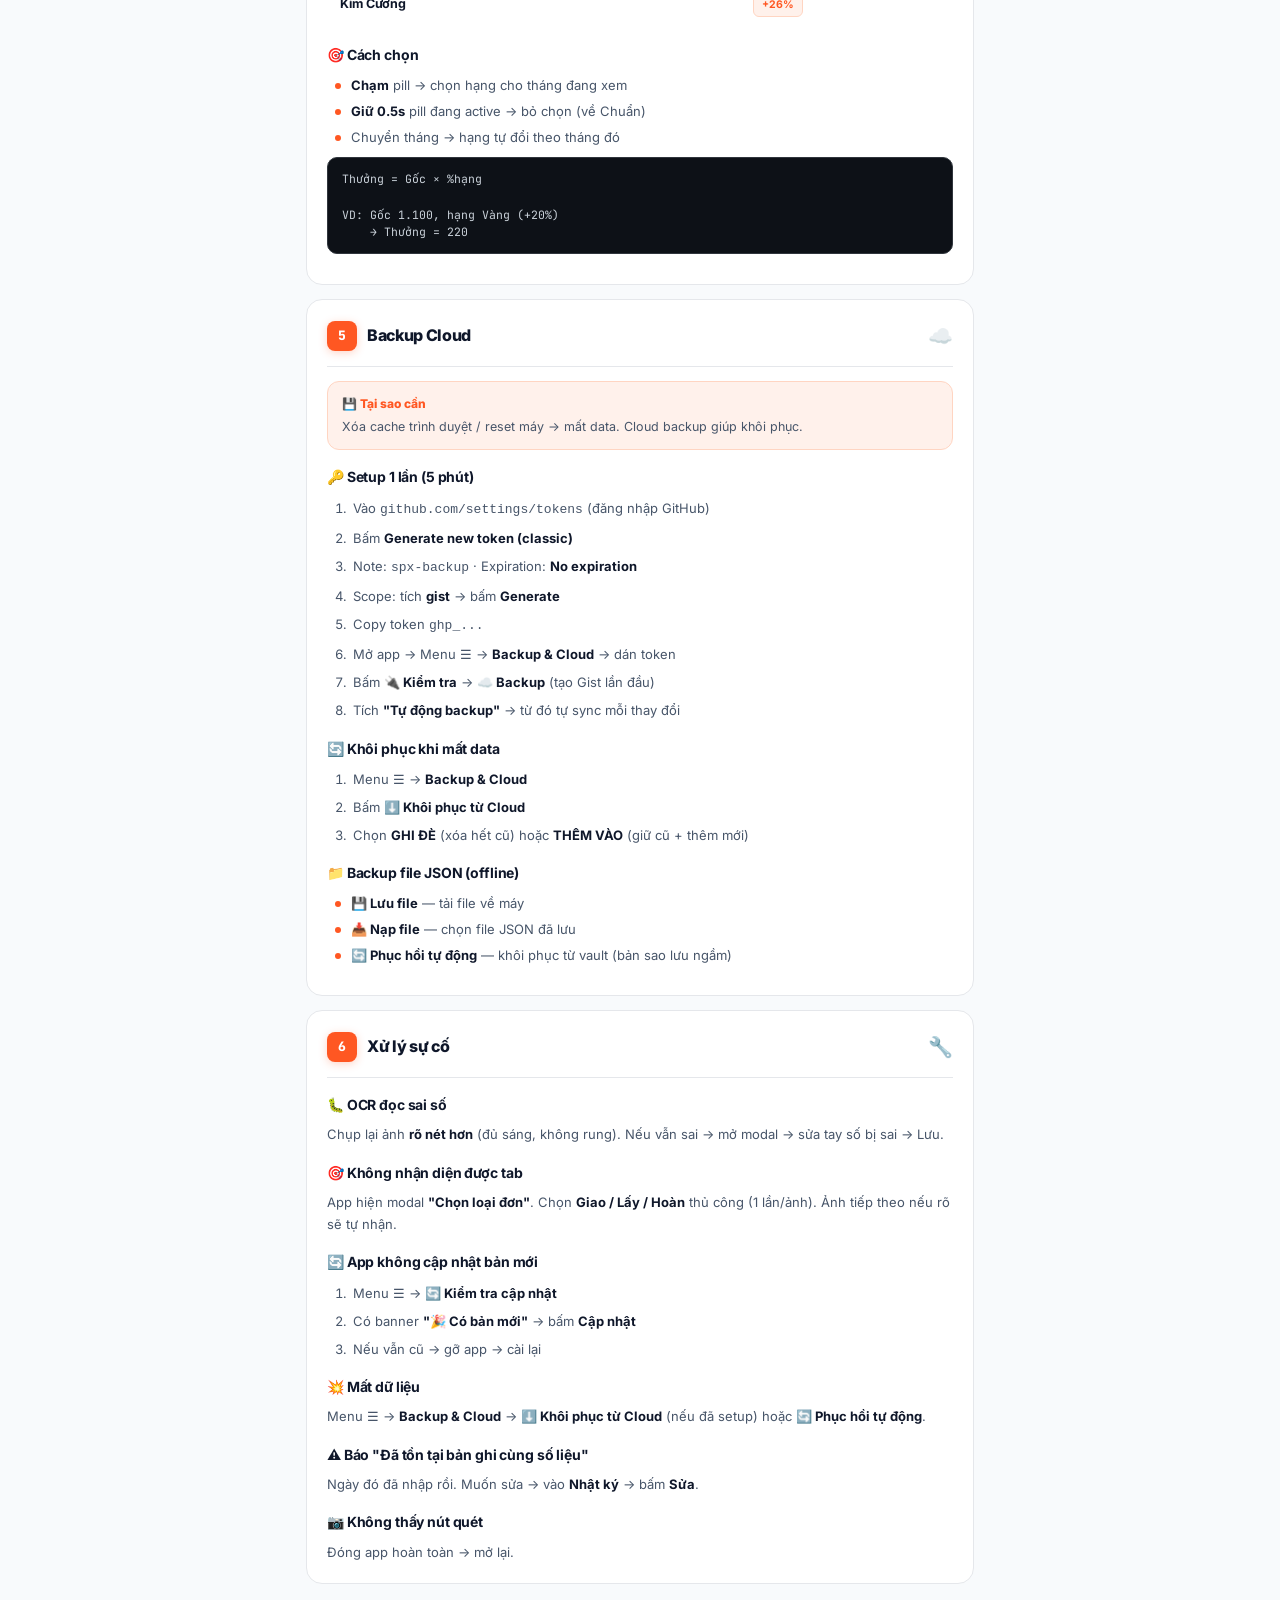
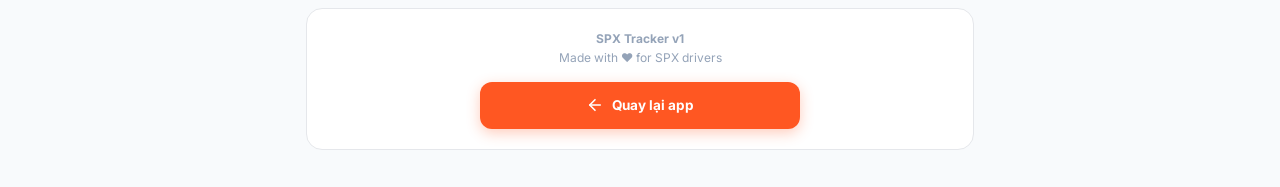
<file: guide.html>
<!DOCTYPE html>
<html lang="vi">
<head>
<meta charset="UTF-8">
<meta name="viewport" content="width=device-width, initial-scale=1.0, maximum-scale=1.0, user-scalable=no, viewport-fit=cover">
<meta name="apple-mobile-web-app-capable" content="yes">
<meta name="theme-color" content="#f8fafc">
<title>Hướng dẫn — SPX Tracker</title>
<link rel="stylesheet" href="https://fonts.googleapis.com/css2?family=Inter:wght@400;500;600;700;800&family=JetBrains+Mono:wght@500;600;700&display=swap">
<style>
:root {
  --bg: #f8fafc; --surface: #ffffff; --surface-2: #f1f5f9; --border: #e5e7eb;
  --text-1: #0f172a; --text-2: #475569; --text-3: #94a3b8;
  --accent: #ff5722; --accent-soft: #fff1eb; --accent-border: #ffd5c2;
  --success: #059669; --success-bg: #ecfdf5; --success-bd: #a7f3d0;
  --warning: #d97706; --warning-bg: #fffbeb; --warning-bd: #fde68a;
  --danger: #dc2626; --danger-bg: #fef2f2; --danger-bd: #fecaca;
}
[data-theme="dark"] {
  --bg: #0d1117; --surface: #161b22; --surface-2: #21262d; --border: #30363d;
  --text-1: #e6edf3; --text-2: #adbac7; --text-3: #768390;
  --accent: #ff6e40; --accent-soft: rgba(255,110,64,0.12); --accent-border: rgba(255,110,64,0.3);
  --success: #3fb950; --success-bg: rgba(63,185,80,0.12); --success-bd: rgba(63,185,80,0.3);
  --warning: #d29922; --warning-bg: rgba(210,153,34,0.12); --warning-bd: rgba(210,153,34,0.3);
  --danger: #f85149; --danger-bg: rgba(248,81,73,0.12); --danger-bd: rgba(248,81,73,0.3);
}
* { box-sizing: border-box; margin: 0; padding: 0; -webkit-tap-highlight-color: transparent; }
html { scroll-behavior: smooth; scroll-padding-top: 80px; }
body {
  background: var(--bg); color: var(--text-1);
  font-family: 'Inter', -apple-system, BlinkMacSystemFont, "Segoe UI", Roboto, sans-serif;
  font-size: 14px; line-height: 1.6; -webkit-font-smoothing: antialiased;
  padding-bottom: 40px;
}
.g-header {
  position: sticky; top: 0; z-index: 50; background: var(--bg);
  padding: 12px 16px 8px; padding-top: calc(12px + env(safe-area-inset-top, 0px));
  max-width: 700px; margin: 0 auto; border-bottom: 1px solid var(--border);
}
.g-header-inner {
  background: var(--surface); border: 1px solid var(--border); border-radius: 16px;
  padding: 8px 10px; display: flex; align-items: center; gap: 10px;
  box-shadow: 0 2px 14px rgba(15,23,42,0.06);
}
.g-back-btn {
  width: 40px; height: 40px; flex-shrink: 0; display: inline-flex;
  align-items: center; justify-content: center; background: var(--surface-2);
  border: 1px solid var(--border); border-radius: 12px; cursor: pointer;
  color: var(--text-1); text-decoration: none; transition: all 0.15s;
}
.g-back-btn:active { transform: scale(0.94); }
.g-back-btn svg { width: 20px; height: 20px; }
.g-title { flex: 1; font-size: 14.5px; font-weight: 700; letter-spacing: -0.015em; }
.g-shell { max-width: 700px; margin: 0 auto; padding: 0 16px; }
.g-hero {
  background: var(--surface); border: 1px solid var(--border); border-radius: 16px;
  padding: 20px; margin-top: 14px; position: relative; overflow: hidden;
  background-image: radial-gradient(140% 100% at 100% 0%, var(--accent-soft) 0%, transparent 55%);
}
.g-hero::before {
  content: ''; position: absolute; top: 0; left: 0; right: 0; height: 3px;
  background: linear-gradient(90deg, var(--accent) 0%, #ea4512 60%, var(--accent) 100%);
}
.g-hero-title { font-size: 22px; font-weight: 800; letter-spacing: -0.03em; line-height: 1.15; margin-bottom: 6px; }
.g-hero-sub { font-size: 12.5px; color: var(--text-3); font-weight: 500; }
.g-hero-version {
  display: inline-block; background: var(--accent-soft); border: 1px solid var(--accent-border);
  color: var(--accent); font-family: 'JetBrains Mono', monospace; font-size: 11px;
  font-weight: 700; padding: 3px 9px; border-radius: 999px; margin-top: 10px;
}
.g-toc { background: var(--surface); border: 1px solid var(--border); border-radius: 16px; padding: 16px; margin-top: 14px; }
.g-toc-title { font-size: 10.5px; font-weight: 700; text-transform: uppercase; letter-spacing: 0.9px; color: var(--text-3); margin-bottom: 10px; }
.g-toc-list { display: grid; gap: 6px; }
.g-toc-item {
  display: flex; align-items: center; gap: 10px; padding: 11px 12px;
  background: var(--surface-2); border: 1px solid var(--border); border-radius: 10px;
  text-decoration: none; color: var(--text-1); font-size: 13px; font-weight: 600;
  transition: all 0.15s;
}
.g-toc-item:active { transform: scale(0.985); background: var(--accent-soft); border-color: var(--accent-border); }
.g-toc-num {
  width: 24px; height: 24px; flex-shrink: 0; display: inline-flex;
  align-items: center; justify-content: center; background: var(--accent); color: #fff;
  font-family: 'JetBrains Mono', monospace; font-weight: 700; font-size: 11px; border-radius: 6px;
}
.g-toc-text { flex: 1; min-width: 0; overflow: hidden; text-overflow: ellipsis; white-space: nowrap; }
.g-toc-arrow { color: var(--text-3); font-size: 16px; line-height: 1; }
.g-section {
  background: var(--surface); border: 1px solid var(--border); border-radius: 16px;
  padding: 20px; margin-top: 14px; scroll-margin-top: 80px;
}
.g-section-head {
  display: flex; align-items: center; gap: 10px; margin-bottom: 14px;
  padding-bottom: 14px; border-bottom: 1px solid var(--border);
}
.g-section-num {
  width: 30px; height: 30px; flex-shrink: 0; display: inline-flex;
  align-items: center; justify-content: center; background: var(--accent); color: #fff;
  font-family: 'JetBrains Mono', monospace; font-weight: 800; font-size: 13px;
  border-radius: 8px; box-shadow: 0 2px 8px rgba(255,87,34,0.25);
}
.g-section-title { font-size: 16px; font-weight: 800; letter-spacing: -0.02em; }
.g-section-icon { margin-left: auto; font-size: 20px; opacity: 0.8; }
.g-h3 { font-size: 14px; font-weight: 700; margin: 16px 0 8px; letter-spacing: -0.01em; }
.g-h3:first-child { margin-top: 0; }
.g-p { font-size: 13px; color: var(--text-2); line-height: 1.65; margin-bottom: 10px; }
.g-p:last-child { margin-bottom: 0; }
.g-p b { color: var(--text-1); font-weight: 700; }
.g-p code {
  font-family: 'JetBrains Mono', monospace; font-size: 11.5px;
  background: var(--surface-2); border: 1px solid var(--border);
  padding: 1px 6px; border-radius: 4px; color: var(--accent); font-weight: 600;
  word-break: break-all;
}
.g-list { list-style: none; padding: 0; margin: 0 0 10px; display: flex; flex-direction: column; gap: 6px; }
.g-list li { position: relative; padding-left: 24px; font-size: 13px; color: var(--text-2); line-height: 1.55; }
.g-list li::before { content: ''; position: absolute; left: 8px; top: 8px; width: 6px; height: 6px; border-radius: 50%; background: var(--accent); }
.g-list li b { color: var(--text-1); font-weight: 700; }
.g-olist { padding-left: 22px; margin: 0 0 10px; font-size: 13px; color: var(--text-2); line-height: 1.7; }
.g-olist li { margin-bottom: 6px; padding-left: 4px; }
.g-olist li b { color: var(--text-1); font-weight: 700; }
.g-note {
  background: var(--accent-soft); border: 1px solid var(--accent-border); border-radius: 12px;
  padding: 12px 14px; font-size: 12.5px; color: var(--text-2); line-height: 1.6; margin: 12px 0;
}
.g-note b { color: var(--accent); font-weight: 700; }
.g-note-title { font-weight: 800; color: var(--accent); display: block; margin-bottom: 4px; font-size: 12px; }
.g-card { background: var(--surface-2); border: 1px solid var(--border); border-radius: 12px; padding: 12px 14px; margin: 10px 0; }
.g-card-title { font-size: 12.5px; font-weight: 700; margin-bottom: 6px; }
.g-card p { font-size: 12px; color: var(--text-2); line-height: 1.55; margin: 0; }
.g-card p + p { margin-top: 6px; }
.g-card b { color: var(--text-1); font-weight: 700; }
.g-table { width: 100%; border-collapse: collapse; font-size: 12.5px; margin: 10px 0; background: var(--surface); border-radius: 10px; overflow: hidden; border: 1px solid var(--border); }
.g-table th {
  background: var(--surface-2); text-align: left; padding: 10px 12px; font-size: 10.5px;
  font-weight: 700; text-transform: uppercase; letter-spacing: 0.6px; color: var(--text-3);
  border-bottom: 1px solid var(--border);
}
.g-table td { padding: 10px 12px; border-bottom: 1px solid var(--border); color: var(--text-2); vertical-align: top; }
.g-table tr:last-child td { border-bottom: none; }
.g-table b { color: var(--text-1); font-weight: 700; }
.g-code {
  background: #0d1117; color: #c9d1d9; font-family: 'JetBrains Mono', monospace;
  font-size: 11.5px; line-height: 1.55; padding: 12px 14px; border-radius: 10px;
  overflow-x: auto; margin: 10px 0; border: 1px solid #30363d; white-space: pre;
}
.g-code b { color: #ff6e40; font-weight: 700; }
.g-badge {
  display: inline-block; font-size: 10.5px; font-weight: 700; padding: 2px 8px;
  border-radius: 6px; border: 1px solid;
}
.g-badge-accent { color: var(--accent); background: var(--accent-soft); border-color: var(--accent-border); }
.g-badge-success { color: var(--success); background: var(--success-bg); border-color: var(--success-bd); }
.g-badge-warning { color: var(--warning); background: var(--warning-bg); border-color: var(--warning-bd); }
.g-badge-danger { color: var(--danger); background: var(--danger-bg); border-color: var(--danger-bd); }
.g-screenshot-wrap { margin: 14px 0; border-radius: 14px; overflow: hidden; background: var(--surface-2); border: 1px solid var(--border); }
.g-screenshot { width: 100%; height: auto; display: block; cursor: zoom-in; }
.g-screenshot-caption { padding: 10px 14px; font-size: 11.5px; color: var(--text-3); font-weight: 600; text-align: center; border-top: 1px solid var(--border); background: var(--surface-2); }
#gLightbox { position: fixed; inset: 0; background: rgba(0,0,0,0.95); display: none; align-items: center; justify-content: center; z-index: 999; padding: 16px; }
#gLightbox.active { display: flex; }
#gLightbox img { max-width: 100%; max-height: 100%; object-fit: contain; border-radius: 8px; }
#gLightbox .g-lb-close {
  position: absolute; top: calc(12px + env(safe-area-inset-top, 0)); right: 12px;
  width: 44px; height: 44px; border-radius: 50%; background: rgba(255,255,255,0.15);
  color: #fff; border: none; font-size: 22px; font-weight: 700; cursor: pointer;
}
.g-footer { margin-top: 24px; padding: 20px; background: var(--surface); border: 1px solid var(--border); border-radius: 16px; text-align: center; }
.g-footer-text { font-size: 12px; color: var(--text-3); line-height: 1.6; margin-bottom: 14px; }
.g-footer-btn {
  display: inline-flex; align-items: center; justify-content: center; gap: 8px;
  padding: 13px 22px; background: var(--accent); color: #fff; border: none;
  border-radius: 12px; font-family: inherit; font-size: 13.5px; font-weight: 700;
  cursor: pointer; text-decoration: none; width: 100%; max-width: 320px;
  box-shadow: 0 4px 14px rgba(255,87,34,0.3);
}
.g-footer-btn:active { transform: scale(0.97); }
.g-footer-btn svg { width: 18px; height: 18px; }
@media (max-width: 360px) {
  .g-section { padding: 16px; }
  .g-hero-title { font-size: 20px; }
  .g-section-title { font-size: 15px; }
}
</style>
</head>
<body>

<header class="g-header">
  <div class="g-header-inner">
    <a href="./index.html" class="g-back-btn" aria-label="Quay lại">
      <svg viewBox="0 0 24 24" fill="none" stroke="currentColor" stroke-width="2.2" stroke-linecap="round" stroke-linejoin="round">
        <line x1="19" y1="12" x2="5" y2="12"/>
        <polyline points="12 19 5 12 12 5"/>
      </svg>
    </a>
    <div class="g-title">Hướng dẫn sử dụng</div>
  </div>
</header>

<div class="g-shell">

  <section class="g-hero">
    <div class="g-hero-title">SPX Tracker</div>
    <div class="g-hero-sub">Theo dõi sản lượng & tính điểm phúc lợi SPX Express</div>
    <span class="g-hero-version">v1</span>
  </section>

  <nav class="g-toc">
    <div class="g-toc-title">📌 Mục lục</div>
    <div class="g-toc-list">
      <a href="#s1" class="g-toc-item"><span class="g-toc-num">1</span><span class="g-toc-text">Cài đặt</span><span class="g-toc-arrow">›</span></a>
      <a href="#s2" class="g-toc-item"><span class="g-toc-num">2</span><span class="g-toc-text">Quét ảnh OCR ⭐</span><span class="g-toc-arrow">›</span></a>
      <a href="#s3" class="g-toc-item"><span class="g-toc-num">3</span><span class="g-toc-text">Lương + Rule Tài xế ⭐</span><span class="g-toc-arrow">›</span></a>
      <a href="#s4" class="g-toc-item"><span class="g-toc-num">4</span><span class="g-toc-text">Hạng thưởng</span><span class="g-toc-arrow">›</span></a>
      <a href="#s5" class="g-toc-item"><span class="g-toc-num">5</span><span class="g-toc-text">Backup Cloud ⭐</span><span class="g-toc-arrow">›</span></a>
      <a href="#s6" class="g-toc-item"><span class="g-toc-num">6</span><span class="g-toc-text">Xử lý sự cố</span><span class="g-toc-arrow">›</span></a>
    </div>
  </nav>

  <!-- ============ 1. CÀI ĐẶT ============ -->
  <section class="g-section" id="s1">
    <div class="g-section-head">
      <div class="g-section-num">1</div>
      <div class="g-section-title">Cài đặt</div>
      <span class="g-section-icon">📲</span>
    </div>

    <h3 class="g-h3">🌐 URL</h3>
    <p class="g-p"><code>https://linhshope124-a11y.github.io/spx/</code></p>

    <h3 class="g-h3">📱 Cài như app</h3>
    <div class="g-card">
      <div class="g-card-title">🤖 Android (Chrome)</div>
      <p>Mở URL → <b>⋮</b> → <b>Thêm vào màn hình chính</b></p>
    </div>
    <div class="g-card">
      <div class="g-card-title">🍎 iPhone (Safari)</div>
      <p>Mở URL → <b>Chia sẻ</b> → <b>Thêm vào màn hình chính</b></p>
    </div>

    <div class="g-note">
      <span class="g-note-title">💡 Bắt buộc cài app</span>
      Muốn dùng tính năng <b>Chia sẻ ảnh từ Gallery</b> → phải cài app vào màn hình chính trước.
    </div>
  </section>

  <!-- ============ 2. OCR + SHARE ============ -->
  <section class="g-section" id="s2">
    <div class="g-section-head">
      <div class="g-section-num">2</div>
      <div class="g-section-title">Quét ảnh OCR</div>
      <span class="g-section-icon">📷</span>
    </div>

    <h3 class="g-h3">📸 Bước 1 — Chụp màn hình SPX</h3>
    <p class="g-p">Mở app SPX → vào <b>"Chi tiết đơn theo ngày"</b> → chụp màn hình (nguồn + volume-).</p>

    <h3 class="g-h3">⚡ Bước 2 — Quét (2 cách)</h3>
    <div class="g-card">
      <div class="g-card-title">📷 Cách A — Quét trong app</div>
      <p>Mở SPX Tracker → bấm <b>📷</b> giữa bottom nav → chọn ảnh (1 hoặc nhiều)</p>
    </div>
    <div class="g-card">
      <div class="g-card-title">📤 Cách B — Chia sẻ từ Gallery (nhanh hơn)</div>
      <p>Gallery → chọn ảnh → <b>Chia sẻ</b> → chọn <b>SPX Tracker</b></p>
      <p style="margin-top:6px"><span class="g-badge g-badge-success">OK</span> Android — share nhiều ảnh cùng lúc</p>
      <p><span class="g-badge g-badge-warning">LIMIT</span> iOS — chỉ 1 ảnh/lần</p>
    </div>

    <h3 class="g-h3">✅ Bước 3 — Kết quả</h3>
    <ul class="g-list">
      <li>App <b>tự nhận diện tab</b> (Giao / Lấy / Hoàn) — không cần chọn tay</li>
      <li>Score ≥92 + checksum khớp → <b>tự lưu</b> ✅</li>
      <li>Fail hoặc cần check → hiện modal đối chiếu ảnh gốc</li>
    </ul>

    <div class="g-note">
      <span class="g-note-title">🎨 Màu viền ô khi cần check</span>
      🟢 Xanh = OK · 🟡 Vàng = xem lại · 🔴 Đỏ = sửa tay<br>
      🟠 <b>Cam = phân bố lạ</b> (số vô lý, phải đối chiếu ảnh)
    </div>

    <div class="g-note">
      <span class="g-note-title">📚 Quét nhiều ảnh cùng lúc</span>
      Chọn nhiều ảnh → app xử lý tuần tự → ảnh nào pass tự lưu → ảnh cần check vào <b>danh sách Batch</b> để xử lý riêng.
    </div>
  </section>

  <!-- ============ 3. LƯƠNG + RULE TÀI XẾ ============ -->
  <section class="g-section" id="s3">
    <div class="g-section-head">
      <div class="g-section-num">3</div>
      <div class="g-section-title">Lương + Rule Tài xế</div>
      <span class="g-section-icon">💰</span>
    </div>

    <h3 class="g-h3">📍 Vị trí</h3>
    <p class="g-p">Tab <b>T.Quan</b> → mở mục <b>Thu nhập</b> → nhập 3 ô.</p>

    <h3 class="g-h3">💵 3 ô nhập</h3>
    <table class="g-table">
      <thead><tr><th>Ô</th><th>Ý nghĩa</th></tr></thead>
      <tbody>
        <tr><td><b>LCB</b></td><td>Lương cơ bản</td></tr>
        <tr><td><b>Bưu cục</b></td><td>Phụ cấp bưu cục</td></tr>
        <tr><td><b>Tài xế</b></td><td>Phụ cấp tài xế (xem rule bên dưới)</td></tr>
      </tbody>
    </table>
    <p class="g-p">Bấm <b>"Lưu cấu hình tháng này"</b> để lưu.</p>

    <div class="g-note">
      <span class="g-note-title">⚡ RULE QUAN TRỌNG — Phụ cấp Tài xế</span>
      <b>Tài xế chỉ được cộng vào lương khi Đơn Giao ≥ 1.500/tháng.</b><br><br>
      • <b>&lt; 1.500</b> → không cộng (bỏ qua ô Tài xế)<br>
      • <b>≥ 1.500</b> → cộng đầy đủ<br><br>
      → App hiện <b>banner cảnh báo</b> ngay dưới ô nhập, báo còn thiếu bao nhiêu đơn.
    </div>

    <h3 class="g-h3">📐 Công thức</h3>
    <pre class="g-code">Lương 1 công = (LCB + Bưu cục + Tài xế) / ngày tối đa

Ngày tối đa:
  • Tháng 2  → 24 ngày
  • Tháng khác → 26 ngày

Số công = đếm ngày có:
  Giao + (Lấy / 6) + Hoàn ≥ ngưỡng
  • Miền:   ≥60 = 1 công, ≥30 = 0.5 công
  • HCM/HN: ≥80 = 1 công, ≥40 = 0.5 công

Tích lũy = Lương 1 công × số công</pre>

    <div class="g-note">
      <span class="g-note-title">📅 Lưu theo tháng</span>
      Lương + Hạng lưu <b>riêng theo từng tháng</b>. Đổi tháng → tự chuyển cấu hình tháng đó.<br>
      Riêng <b>Khu vực</b> (Miền / HCM-HN) chọn 1 lần, áp dụng mọi tháng.
    </div>
  </section>

  <!-- ============ 4. HẠNG THƯỞNG ============ -->
  <section class="g-section" id="s4">
    <div class="g-section-head">
      <div class="g-section-num">4</div>
      <div class="g-section-title">Hạng thưởng</div>
      <span class="g-section-icon">🏆</span>
    </div>

    <table class="g-table">
      <thead><tr><th>Hạng</th><th>Bonus</th></tr></thead>
      <tbody>
        <tr><td>Chuẩn (không chọn)</td><td><b>+0%</b></td></tr>
        <tr><td><b>Đồng</b></td><td><span class="g-badge g-badge-accent">+10%</span></td></tr>
        <tr><td><b>Bạc</b></td><td><span class="g-badge g-badge-accent">+15%</span></td></tr>
        <tr><td><b>Vàng</b></td><td><span class="g-badge g-badge-accent">+20%</span></td></tr>
        <tr><td><b>Bạch Kim</b></td><td><span class="g-badge g-badge-accent">+22%</span></td></tr>
        <tr><td><b>Kim Cương</b></td><td><span class="g-badge g-badge-accent">+26%</span></td></tr>
      </tbody>
    </table>

    <h3 class="g-h3">🎯 Cách chọn</h3>
    <ul class="g-list">
      <li><b>Chạm</b> pill → chọn hạng cho tháng đang xem</li>
      <li><b>Giữ 0.5s</b> pill đang active → bỏ chọn (về Chuẩn)</li>
      <li>Chuyển tháng → hạng tự đổi theo tháng đó</li>
    </ul>

    <pre class="g-code">Thưởng = Gốc × %hạng

VD: Gốc 1.100, hạng Vàng (+20%)
    → Thưởng = 220</pre>
  </section>

  <!-- ============ 5. BACKUP CLOUD ============ -->
  <section class="g-section" id="s5">
    <div class="g-section-head">
      <div class="g-section-num">5</div>
      <div class="g-section-title">Backup Cloud</div>
      <span class="g-section-icon">☁️</span>
    </div>

    <div class="g-note">
      <span class="g-note-title">💾 Tại sao cần</span>
      Xóa cache trình duyệt / reset máy → mất data. Cloud backup giúp khôi phục.
    </div>

    <h3 class="g-h3">🔑 Setup 1 lần (5 phút)</h3>
    <ol class="g-olist">
      <li>Vào <code>github.com/settings/tokens</code> (đăng nhập GitHub)</li>
      <li>Bấm <b>Generate new token (classic)</b></li>
      <li>Note: <code>spx-backup</code> · Expiration: <b>No expiration</b></li>
      <li>Scope: tích <b>gist</b> → bấm <b>Generate</b></li>
      <li>Copy token <code>ghp_...</code></li>
      <li>Mở app → Menu ☰ → <b>Backup & Cloud</b> → dán token</li>
      <li>Bấm <b>🔌 Kiểm tra</b> → <b>☁️ Backup</b> (tạo Gist lần đầu)</li>
      <li>Tích <b>"Tự động backup"</b> → từ đó tự sync mỗi thay đổi</li>
    </ol>

    <h3 class="g-h3">🔄 Khôi phục khi mất data</h3>
    <ol class="g-olist">
      <li>Menu ☰ → <b>Backup & Cloud</b></li>
      <li>Bấm <b>⬇️ Khôi phục từ Cloud</b></li>
      <li>Chọn <b>GHI ĐÈ</b> (xóa hết cũ) hoặc <b>THÊM VÀO</b> (giữ cũ + thêm mới)</li>
    </ol>

    <h3 class="g-h3">📁 Backup file JSON (offline)</h3>
    <ul class="g-list">
      <li><b>💾 Lưu file</b> — tải file về máy</li>
      <li><b>📥 Nạp file</b> — chọn file JSON đã lưu</li>
      <li><b>🔄 Phục hồi tự động</b> — khôi phục từ vault (bản sao lưu ngầm)</li>
    </ul>
  </section>

  <!-- ============ 6. XỬ LÝ SỰ CỐ ============ -->
  <section class="g-section" id="s6">
    <div class="g-section-head">
      <div class="g-section-num">6</div>
      <div class="g-section-title">Xử lý sự cố</div>
      <span class="g-section-icon">🔧</span>
    </div>

    <h3 class="g-h3">🐛 OCR đọc sai số</h3>
    <p class="g-p">Chụp lại ảnh <b>rõ nét hơn</b> (đủ sáng, không rung). Nếu vẫn sai → mở modal → sửa tay số bị sai → Lưu.</p>

    <h3 class="g-h3">🎯 Không nhận diện được tab</h3>
    <p class="g-p">App hiện modal <b>"Chọn loại đơn"</b>. Chọn <b>Giao / Lấy / Hoàn</b> thủ công (1 lần/ảnh). Ảnh tiếp theo nếu rõ sẽ tự nhận.</p>

    <h3 class="g-h3">🔄 App không cập nhật bản mới</h3>
    <ol class="g-olist">
      <li>Menu ☰ → <b>🔄 Kiểm tra cập nhật</b></li>
      <li>Có banner <b>"🎉 Có bản mới"</b> → bấm <b>Cập nhật</b></li>
      <li>Nếu vẫn cũ → gỡ app → cài lại</li>
    </ol>

    <h3 class="g-h3">💥 Mất dữ liệu</h3>
    <p class="g-p">Menu ☰ → <b>Backup & Cloud</b> → <b>⬇️ Khôi phục từ Cloud</b> (nếu đã setup) hoặc <b>🔄 Phục hồi tự động</b>.</p>

    <h3 class="g-h3">⚠️ Báo "Đã tồn tại bản ghi cùng số liệu"</h3>
    <p class="g-p">Ngày đó đã nhập rồi. Muốn sửa → vào <b>Nhật ký</b> → bấm <b>Sửa</b>.</p>

    <h3 class="g-h3">📷 Không thấy nút quét</h3>
    <p class="g-p">Đóng app hoàn toàn → mở lại.</p>
  </section>

  <footer class="g-footer">
    <div class="g-footer-text">
      <b>SPX Tracker v1</b><br>
      Made with ❤️ for SPX drivers
    </div>
    <a href="./index.html" class="g-footer-btn">
      <svg viewBox="0 0 24 24" fill="none" stroke="currentColor" stroke-width="2.2" stroke-linecap="round" stroke-linejoin="round">
        <line x1="19" y1="12" x2="5" y2="12"/>
        <polyline points="12 19 5 12 12 5"/>
      </svg>
      <span>Quay lại app</span>
    </a>
  </footer>

</div>

<div id="gLightbox" onclick="closeLightbox()">
  <button class="g-lb-close" onclick="closeLightbox()" aria-label="Đóng">✕</button>
  <img id="gLightboxImg" alt="Ảnh phóng to" onclick="event.stopPropagation()">
</div>

<script>
(function() {
  try {
    const theme = localStorage.getItem('spx_theme') || 'light';
    document.documentElement.setAttribute('data-theme', theme);
  } catch (e) {
    document.documentElement.setAttribute('data-theme', 'light');
  }
})();

function openLightbox(src) {
  const lb = document.getElementById('gLightbox');
  const img = document.getElementById('gLightboxImg');
  if (!lb || !img) return;
  img.src = src;
  lb.classList.add('active');
}
function closeLightbox() {
  const lb = document.getElementById('gLightbox');
  if (lb) lb.classList.remove('active');
}
</script>

</body>
</html>
</file>
<file: css/style.css>
/* =============================================================
   SPX Tracker v50.11.8 — Design tokens + Layout + Modals
   ============================================================= */

@import url('https://fonts.googleapis.com/css2?family=Inter:wght@400;500;600;700;800&family=JetBrains+Mono:wght@500;600;700;800&display=swap');

/* ============ DESIGN TOKENS ============ */
:root {
  --bg:         #f8fafc;
  --surface:    #ffffff;
  --surface-2:  #f1f5f9;
  --border:     #e5e7eb;
  --border-2:   #d1d5db;

  --text-1:     #0f172a;
  --text-2:     #475569;
  --text-3:     #94a3b8;

  --accent:        #ff5722;
  --accent-hover:  #ea4512;
  --accent-soft:   #fff1eb;
  --accent-border: #ffd5c2;

  --giao:      #c2410c;
  --giao-soft: #fff7ed;
  --giao-bd:   #fed7aa;

  --lay:       #eab308;
  --lay-soft:  #fefce8;
  --lay-bd:    #fef08a;

  --hoan:      #dc2626;
  --hoan-soft: #fef2f2;
  --hoan-bd:   #fecaca;

  --success:    #059669;
  --success-bg: #ecfdf5;
  --success-bd: #a7f3d0;

  --danger:     #dc2626;
  --danger-bg:  #fef2f2;
  --danger-bd:  #fecaca;

  --warning:    #d97706;
  --warning-bg: #fffbeb;
  --warning-bd: #fde68a;

  --info:    #2563eb;
  --info-bg: #eff6ff;
  --info-bd: #bfdbfe;

  --r-xs: 6px;
  --r-sm: 8px;
  --r-md: 12px;
  --r-lg: 14px;
  --r-xl: 16px;

  --sh-xs: 0 1px 2px rgba(15, 23, 42, 0.04);
  --sh-sm: 0 2px 6px rgba(15, 23, 42, 0.06);
  --sh-md: 0 4px 16px rgba(15, 23, 42, 0.08);
  --sh-lg: 0 12px 32px rgba(15, 23, 42, 0.12);

  --nav-h: 68px;
}

[data-theme="dark"] {
  --bg:        #0d1117;
  --surface:   #161b22;
  --surface-2: #21262d;
  --border:    #30363d;
  --border-2:  #484f58;

  --text-1: #e6edf3;
  --text-2: #adbac7;
  --text-3: #768390;

  --accent:        #ff6e40;
  --accent-hover:  #ff5722;
  --accent-soft:   rgba(255, 110, 64, 0.12);
  --accent-border: rgba(255, 110, 64, 0.3);

  --giao:      #fb923c;
  --giao-soft: rgba(251, 146, 60, 0.12);
  --giao-bd:   rgba(251, 146, 60, 0.3);

  --lay:       #facc15;
  --lay-soft:  rgba(250, 204, 21, 0.12);
  --lay-bd:    rgba(250, 204, 21, 0.3);

  --hoan:      #f87171;
  --hoan-soft: rgba(248, 113, 113, 0.12);
  --hoan-bd:   rgba(248, 113, 113, 0.3);

  --success:    #3fb950;
  --success-bg: rgba(63, 185, 80, 0.12);
  --success-bd: rgba(63, 185, 80, 0.3);

  --danger:     #f85149;
  --danger-bg:  rgba(248, 81, 73, 0.12);
  --danger-bd:  rgba(248, 81, 73, 0.3);

  --warning:    #d29922;
  --warning-bg: rgba(210, 153, 34, 0.12);
  --warning-bd: rgba(210, 153, 34, 0.3);

  --info:    #58a6ff;
  --info-bg: rgba(88, 166, 255, 0.12);
  --info-bd: rgba(88, 166, 255, 0.3);

  --sh-xs: 0 1px 2px rgba(0, 0, 0, 0.4);
  --sh-sm: 0 2px 6px rgba(0, 0, 0, 0.5);
  --sh-md: 0 4px 16px rgba(0, 0, 0, 0.5);
  --sh-lg: 0 12px 32px rgba(0, 0, 0, 0.6);
}

/* ============ BASE ============ */
* { box-sizing: border-box; margin: 0; padding: 0; -webkit-tap-highlight-color: transparent; }
html {
  font-family: 'Inter', -apple-system, BlinkMacSystemFont, "Segoe UI", Roboto, sans-serif;
}
body {
  background: var(--bg);
  color: var(--text-1);
  font-family: 'Inter', -apple-system, BlinkMacSystemFont, "Segoe UI", Roboto, sans-serif;
  font-size: 14px;
  line-height: 1.45;
  min-height: 100vh;
  padding-bottom: calc(var(--nav-h) + 24px + env(safe-area-inset-bottom, 16px));
  -webkit-font-smoothing: antialiased;
  -moz-osx-font-smoothing: grayscale;
  transition: background 0.2s, color 0.2s;
}

.num, .order-num, .points-badge, .hero-value,
.overview-value, .batch-total, .phone-display, .income-summary-value,
.hero-metric-value, .legend-pct, .hero-tile-value,
[data-tab-num] {
  font-feature-settings: "tnum";
  font-variant-numeric: tabular-nums;
}

/* ============ FLOATING HEADER ============ */
.header-wrapper {
  position: sticky;
  top: 0;
  z-index: 40;
  background: var(--bg);
  padding: 12px 16px 8px;
  padding-top: calc(12px + env(safe-area-inset-top, 0px));
  max-width: 600px;
  margin: 0 auto;
}
.header-card {
  background: var(--surface);
  border: 1px solid var(--border);
  border-radius: 20px;
  padding: 10px 12px;
  box-shadow: 0 2px 14px rgba(15, 23, 42, 0.06);
}
[data-theme="dark"] .header-card {
  box-shadow: 0 2px 14px rgba(0, 0, 0, 0.35);
}
.header-row {
  display: flex;
  align-items: center;
  gap: 10px;
}

.header-icon-btn {
  width: 40px;
  height: 40px;
  padding: 0;
  display: inline-flex;
  align-items: center;
  justify-content: center;
  background: var(--surface-2);
  border: 1px solid var(--border);
  border-radius: 12px;
  cursor: pointer;
  transition: all 0.15s;
  color: var(--text-1);
  flex-shrink: 0;
  -webkit-tap-highlight-color: transparent;
}
.header-icon-btn svg { width: 20px; height: 20px; }
.header-icon-btn:active { transform: scale(0.94); background: var(--border); }
@media (hover: hover) {
  .header-icon-btn:hover { border-color: var(--accent); color: var(--accent); }
}

.period-cluster {
  flex: 1;
  min-width: 0;
  display: flex;
  align-items: center;
  background: var(--surface);
  border: 1px solid var(--border);
  border-radius: 999px;
  padding: 2px;
  gap: 0;
  overflow: hidden;
  transition: border-color 0.15s;
}
@media (hover: hover) {
  .period-cluster:hover { border-color: var(--accent-border); }
}
.period-arrow-btn {
  width: 36px;
  height: 36px;
  flex-shrink: 0;
  border: none;
  background: transparent;
  color: var(--text-2);
  font-size: 22px;
  font-weight: 500;
  line-height: 1;
  display: inline-flex;
  align-items: center;
  justify-content: center;
  cursor: pointer;
  border-radius: 999px;
  transition: all 0.15s;
  padding: 0;
  font-family: inherit;
  -webkit-tap-highlight-color: transparent;
}
.period-arrow-btn:active:not(:disabled) { transform: scale(0.9); background: var(--surface-2); }
.period-arrow-btn:disabled,
.period-arrow-btn.disabled { opacity: 0.28; cursor: not-allowed; pointer-events: none; }
@media (hover: hover) {
  .period-arrow-btn:hover:not(:disabled) { background: var(--accent-soft); color: var(--accent); }
}
.period-label {
  flex: 1;
  min-width: 0;
  padding: 8px 4px;
  border: none;
  background: transparent;
  color: var(--text-1);
  font-size: 13.5px;
  font-weight: 700;
  font-family: inherit;
  letter-spacing: -0.015em;
  cursor: pointer;
  transition: color 0.15s, background 0.15s, transform 0.15s;
  text-align: center;
  white-space: nowrap;
  overflow: hidden;
  text-overflow: ellipsis;
  -webkit-tap-highlight-color: transparent;
  border-radius: 999px;
}
.period-label:active { background: var(--surface-2); }
.period-label.long-pressing { background: var(--accent-soft); color: var(--accent); transform: scale(0.96); }
@media (hover: hover) {
  .period-label:hover { color: var(--accent); background: var(--accent-soft); }
}

/* ============ REMINDER BANNER (v50.9.0) ============ */
.reminder-banner {
  margin: 0 16px 12px;
  max-width: 600px;
  margin-left: auto;
  margin-right: auto;
  border-radius: 14px;
  padding: 12px 14px;
  border: 1px solid;
  animation: reminderSlideDown 0.3s cubic-bezier(0.4, 0, 0.2, 1);
  box-shadow: var(--sh-xs);
}
@keyframes reminderSlideDown {
  from { transform: translateY(-16px); opacity: 0; }
  to   { transform: translateY(0); opacity: 1; }
}

.reminder-banner.reminder-state-1 { background: #fffbeb; border-color: #fde68a; }
[data-theme="dark"] .reminder-banner.reminder-state-1 {
  background: rgba(210, 153, 34, 0.12);
  border-color: rgba(210, 153, 34, 0.4);
}
.reminder-banner.reminder-state-2 { background: #fff7ed; border-color: #fed7aa; }
[data-theme="dark"] .reminder-banner.reminder-state-2 {
  background: rgba(234, 88, 12, 0.12);
  border-color: rgba(234, 88, 12, 0.4);
}
.reminder-banner.reminder-state-3 { background: #fef2f2; border-color: #fecaca; }
[data-theme="dark"] .reminder-banner.reminder-state-3 {
  background: rgba(248, 81, 73, 0.12);
  border-color: rgba(248, 81, 73, 0.4);
}

.reminder-banner-head { display: flex; align-items: center; gap: 8px; margin-bottom: 4px; }
.reminder-banner-icon { font-size: 16px; flex-shrink: 0; line-height: 1; }
.reminder-banner-title { flex: 1; font-size: 13.5px; font-weight: 700; letter-spacing: -0.01em; }
.reminder-state-1 .reminder-banner-title { color: #d97706; }
.reminder-state-2 .reminder-banner-title { color: #c2410c; }
.reminder-state-3 .reminder-banner-title { color: #dc2626; }
[data-theme="dark"] .reminder-state-1 .reminder-banner-title { color: #d29922; }
[data-theme="dark"] .reminder-state-2 .reminder-banner-title { color: #fb923c; }
[data-theme="dark"] .reminder-state-3 .reminder-banner-title { color: #f85149; }

.reminder-banner-close {
  border: none;
  background: transparent;
  color: inherit;
  opacity: 0.55;
  cursor: pointer;
  padding: 4px 6px;
  border-radius: 6px;
  font-size: 14px;
  font-family: inherit;
  line-height: 1;
  transition: all 0.15s;
  flex-shrink: 0;
}
.reminder-banner-close:active { transform: scale(0.9); }
.reminder-banner-close:hover { opacity: 1; background: rgba(0, 0, 0, 0.06); }

.reminder-banner-sub {
  font-size: 11.5px;
  font-weight: 500;
  color: var(--text-2);
  line-height: 1.5;
  margin-bottom: 10px;
  word-break: break-word;
}
.reminder-banner-sub:empty { display: none; }

.reminder-banner-actions { display: flex; gap: 8px; justify-content: flex-end; }
.reminder-btn-secondary,
.reminder-btn-primary {
  padding: 8px 14px;
  border-radius: 9px;
  font-size: 12.5px;
  font-weight: 700;
  font-family: inherit;
  cursor: pointer;
  white-space: nowrap;
  transition: all 0.15s;
  letter-spacing: -0.005em;
  border: 1px solid;
}
.reminder-btn-secondary {
  background: transparent;
  border-color: var(--border);
  color: var(--text-2);
}
.reminder-btn-secondary:hover { border-color: var(--text-3); color: var(--text-1); }
.reminder-btn-primary {
  background: var(--accent);
  border-color: var(--accent);
  color: #fff;
  box-shadow: 0 2px 6px rgba(255, 87, 34, 0.25);
}
.reminder-btn-primary:hover { background: var(--accent-hover); border-color: var(--accent-hover); }
.reminder-btn-secondary:active,
.reminder-btn-primary:active { transform: scale(0.96); }

/* ============ BUTTONS ============ */
.btn {
  display: inline-flex;
  align-items: center;
  justify-content: center;
  gap: 6px;
  padding: 10px 16px;
  font-size: 13px;
  font-weight: 700;
  font-family: inherit;
  border-radius: 10px;
  border: 1px solid var(--border);
  cursor: pointer;
  background: var(--surface);
  color: var(--text-1);
  transition: all 0.15s;
  white-space: nowrap;
  letter-spacing: -0.005em;
}
.btn:hover { background: var(--surface-2); }
.btn:active { transform: scale(0.97); }
.btn-primary {
  background: var(--accent);
  border-color: var(--accent);
  color: #fff;
  box-shadow: 0 2px 8px rgba(255, 87, 34, 0.25);
}
.btn-primary:hover { background: var(--accent-hover); border-color: var(--accent-hover); }
.btn-primary:active { box-shadow: 0 1px 3px rgba(255, 87, 34, 0.25); }
.btn-ocr { background: var(--info); border-color: var(--info); color: #fff; }
.btn-ocr:hover { filter: brightness(0.95); }

/* ============ LAYOUT ============ */
.layout-shell { max-width: 600px; margin: 0 auto; padding: 0 16px; }
.content-area { min-width: 0; width: 100%; }
.tab-panel { display: none; }
.tab-panel.active { display: block; }
.app-container {
  display: flex;
  flex-direction: column;
  gap: 14px;
  padding-top: 14px;
  padding-bottom: 24px;
}

/* ============ BOTTOM NAV ============ */
.bottom-nav {
  position: fixed;
  bottom: 0; left: 0; right: 0;
  background: var(--surface);
  border-top: 1px solid var(--border);
  padding: 8px 8px calc(8px + env(safe-area-inset-bottom, 0px));
  display: grid;
  grid-template-columns: 1fr 1fr 68px 1fr 1fr;
  align-items: center;
  gap: 2px;
  z-index: 50;
  max-width: 500px;
  margin: 0 auto;
  box-shadow: 0 -2px 16px rgba(15, 23, 42, 0.06);
}
[data-theme="dark"] .bottom-nav { box-shadow: 0 -2px 16px rgba(0, 0, 0, 0.45); }
.nav-btn {
  width: 100%;
  padding: 8px 2px;
  background: transparent;
  border: none;
  cursor: pointer;
  display: flex;
  flex-direction: column;
  align-items: center;
  justify-content: center;
  border-radius: var(--r-sm);
  gap: 4px;
  transition: all 0.15s;
  color: var(--text-3);
  font-family: inherit;
  min-height: 54px;
}
.nav-icon {
  width: 22px;
  height: 22px;
  stroke-linecap: round;
  stroke-linejoin: round;
  transition: transform 0.2s;
}
.nav-label { font-size: 10.5px; font-weight: 600; letter-spacing: 0.15px; }
.nav-btn.active { color: var(--accent); }
.nav-btn.active .nav-label { font-weight: 800; }
.nav-btn.active .nav-icon { stroke-width: 2.2; transform: scale(1.05); }
.nav-btn:active { transform: scale(0.94); }

.nav-btn-fab {
  display: flex;
  flex-direction: column;
  align-items: center;
  justify-content: center;
  gap: 0;
  background: transparent;
  border: none;
  cursor: pointer;
  padding: 0;
  transform: translateY(-8px);
  font-family: inherit;
}
.fab-icon {
  width: 48px;
  height: 48px;
  border-radius: 50%;
  background: var(--accent);
  color: #fff;
  display: inline-flex;
  align-items: center;
  justify-content: center;
  box-shadow:
    0 0 0 4px var(--surface),
    0 4px 16px rgba(255, 87, 34, 0.35),
    0 2px 6px rgba(255, 87, 34, 0.20);
  transition: transform 0.15s, box-shadow 0.2s;
  animation: fabPulse 1.6s ease-in-out 2.2s 2;
}
.fab-icon svg { width: 24px; height: 24px; }
.nav-btn-fab:active .fab-icon {
  transform: scale(0.92);
  box-shadow:
    0 0 0 4px var(--surface),
    0 2px 6px rgba(255, 87, 34, 0.35);
  animation: none;
}
@keyframes fabPulse {
  0%, 100% {
    transform: scale(1);
    box-shadow:
      0 0 0 4px var(--surface),
      0 4px 16px rgba(255, 87, 34, 0.35),
      0 2px 6px rgba(255, 87, 34, 0.20);
  }
  50% {
    transform: scale(1.12);
    box-shadow:
      0 0 0 4px var(--surface),
      0 0 0 10px rgba(255, 87, 34, 0.15),
      0 8px 24px rgba(255, 87, 34, 0.5);
  }
}

/* ============ CARDS ============ */
.card {
  background: var(--surface);
  border: 1px solid var(--border);
  border-radius: 14px;
  padding: 18px;
  box-shadow: var(--sh-xs);
}
.card-flush { padding: 0; overflow: hidden; border-radius: 14px; }
.card-head {
  display: flex;
  justify-content: space-between;
  align-items: flex-start;
  margin-bottom: 14px;
}
.card-head-pad { padding: 18px 18px 14px; }
.card-head-inline {
  display: flex;
  justify-content: space-between;
  align-items: center;
  margin-bottom: 14px;
}
.card-title { font-size: 14.5px; font-weight: 700; color: var(--text-1); letter-spacing: -0.015em; }
.card-sub { font-size: 11.5px; color: var(--text-3); margin-top: 3px; }
.card-label {
  font-size: 10px;
  font-weight: 700;
  color: var(--text-3);
  text-transform: uppercase;
  letter-spacing: 0.9px;
  display: inline-flex;
  align-items: center;
  gap: 5px;
  opacity: 0.9;
}
.card-value { font-size: 13.5px; font-weight: 800; color: var(--accent); letter-spacing: -0.01em; }

/* ============ INFO ICON ============ */
.info-icon {
  display: inline-flex;
  align-items: center;
  justify-content: center;
  width: 16px;
  height: 16px;
  border-radius: 50%;
  border: 1px solid var(--border-2);
  background: transparent;
  color: var(--text-3);
  font-size: 10px;
  font-weight: 800;
  font-style: italic;
  font-family: Georgia, 'Times New Roman', serif;
  cursor: pointer;
  padding: 0;
  line-height: 1;
  transition: all 0.15s;
  text-transform: lowercase;
  vertical-align: middle;
  flex-shrink: 0;
}
.info-icon:hover { border-color: var(--accent); color: var(--accent); background: var(--accent-soft); }
.info-icon:active { transform: scale(0.9); }

/* ============ HERO ============ */
.hero {
  position: relative;
  padding: 18px;
  border: 1px solid var(--border);
  border-radius: 16px;
  background:
    radial-gradient(140% 100% at 100% 0%, var(--accent-soft) 0%, transparent 55%),
    var(--surface);
  box-shadow: var(--sh-xs);
  overflow: hidden;
}
.hero::before {
  content: '';
  position: absolute;
  top: 0; left: 0; right: 0;
  height: 3px;
  background: linear-gradient(90deg, var(--accent) 0%, var(--accent-hover) 60%, var(--accent) 100%);
  opacity: 0.9;
}
.hero.no-data::before { display: none; }
.hero-sm { padding: 16px 18px; }
.hero-sm::before { height: 2px; }

.hero-top {
  display: flex;
  justify-content: space-between;
  align-items: center;
  margin-bottom: 10px;
  gap: 10px;
}
.hero-eyebrow {
  font-size: 12px;
  font-weight: 500;
  letter-spacing: 0;
  color: var(--text-3);
  text-transform: none;
  display: inline-flex;
  align-items: center;
}
.hero-context {
  font-size: 11px;
  font-weight: 600;
  color: var(--text-3);
  white-space: nowrap;
  min-height: 1px;
}
.hero-pill {
  background: var(--surface-2);
  border: none;
  padding: 5px 11px;
  border-radius: 999px;
  font-size: 11px;
  font-weight: 700;
  color: var(--text-2);
  white-space: nowrap;
  letter-spacing: 0.1px;
}

.hero-data { display: block; }
.hero-row-main {
  display: flex;
  align-items: center;
  justify-content: space-between;
  gap: 12px;
}
.hero-value {
  font-size: clamp(28px, 8vw, 38px);
  font-weight: 800;
  letter-spacing: -0.045em;
  color: var(--text-1);
  line-height: 0.98;
}
.hero-sm .hero-value { font-size: clamp(22px, 6.5vw, 32px); }
.hero-value-unit {
  font-size: 0.4em;
  font-weight: 600;
  color: var(--text-3);
  letter-spacing: 0;
  margin-left: 8px;
  vertical-align: baseline;
}

.hero-toggle-btn {
  display: inline-flex;
  align-items: center;
  gap: 5px;
  padding: 6px 11px;
  border-radius: 999px;
  background: transparent;
  border: 1px solid var(--border);
  color: var(--text-3);
  font-size: 11px;
  font-weight: 600;
  font-family: inherit;
  cursor: pointer;
  transition: all 0.15s;
  -webkit-tap-highlight-color: transparent;
  white-space: nowrap;
  flex-shrink: 0;
  letter-spacing: -0.005em;
}
.hero-toggle-btn svg { width: 13px; height: 13px; flex-shrink: 0; }
.hero-toggle-btn:active { transform: scale(0.96); background: var(--surface-2); }
@media (hover: hover) {
  .hero-toggle-btn:hover { border-color: var(--accent); color: var(--accent); }
}

.hero-metrics-wrap {
  max-height: 0;
  overflow: hidden;
  opacity: 0;
  margin-top: 0;
  transition: max-height 0.28s cubic-bezier(0.4, 0, 0.2, 1),
              opacity 0.22s ease,
              margin-top 0.28s ease;
}
.hero-metrics-wrap.expanded { max-height: 200px; opacity: 1; margin-top: 12px; }
.hero-metrics {
  margin-top: 0;
  padding-top: 12px;
  border-top: 1px solid var(--border);
  display: grid;
  grid-template-columns: repeat(3, 1fr);
  gap: 8px;
}
.hero-metric { text-align: center; min-width: 0; }
.hero-metric-value {
  font-size: 16px;
  font-weight: 800;
  color: var(--text-1);
  letter-spacing: -0.025em;
  font-family: 'JetBrains Mono', monospace;
  white-space: nowrap;
  overflow: hidden;
  text-overflow: ellipsis;
}
.hero-metric-label {
  font-size: 10px;
  font-weight: 600;
  color: var(--text-3);
  margin-top: 3px;
  text-transform: uppercase;
  letter-spacing: 0.6px;
}

.hero-tiles {
  margin-top: 14px;
  padding-top: 14px;
  border-top: 1px solid var(--border);
  display: grid;
  grid-template-columns: repeat(3, 1fr);
  gap: 8px;
}
.hero-tile { display: flex; flex-direction: column; align-items: center; gap: 4px; min-width: 0; }
.hero-tile-label {
  font-size: 10px;
  font-weight: 700;
  text-transform: uppercase;
  letter-spacing: 0.9px;
  color: var(--text-3);
  opacity: 0.9;
}
.hero-tile-value {
  font-size: 22px;
  font-weight: 800;
  letter-spacing: -0.03em;
  line-height: 1;
  color: var(--text-1);
  font-family: 'JetBrains Mono', monospace;
  transition: opacity 0.2s, color 0.2s;
}
.hero-tile-value.is-zero { color: var(--text-3); opacity: 0.5; }
.hero-tile-giao .hero-tile-value { color: var(--giao); }
.hero-tile-lay  .hero-tile-value { color: var(--lay); }
.hero-tile-hoan .hero-tile-value { color: var(--hoan); }
.hero-tile-giao .hero-tile-value.is-zero,
.hero-tile-lay  .hero-tile-value.is-zero,
.hero-tile-hoan .hero-tile-value.is-zero { color: var(--text-3); }

.hero-empty { display: none; }
.hero-empty-title { font-size: 18px; font-weight: 700; color: var(--text-1); letter-spacing: -0.02em; line-height: 1.2; }
.hero-empty-sub { font-size: 12.5px; color: var(--text-3); margin-top: 6px; line-height: 1.5; }
.hero-empty-cta { display: flex; gap: 8px; margin-top: 16px; }

.btn-cta-ocr,
.btn-cta-manual {
  flex: 1;
  display: inline-flex;
  align-items: center;
  justify-content: center;
  gap: 6px;
  padding: 11px 12px;
  border-radius: 10px;
  font-size: 12.5px;
  font-weight: 700;
  font-family: inherit;
  cursor: pointer;
  transition: all 0.15s;
  letter-spacing: -0.005em;
  white-space: nowrap;
  border: 1px solid;
}
.btn-cta-ocr {
  background: var(--accent);
  border-color: var(--accent);
  color: #fff;
  box-shadow: 0 2px 8px rgba(255, 87, 34, 0.25);
}
.btn-cta-ocr:hover { background: var(--accent-hover); border-color: var(--accent-hover); }
.btn-cta-manual {
  background: var(--surface);
  border-color: var(--border);
  color: var(--text-1);
}
.btn-cta-manual:hover { border-color: var(--accent); color: var(--accent); }
.btn-cta-ocr:active,
.btn-cta-manual:active { transform: scale(0.97); }
.btn-cta-ocr svg,
.btn-cta-manual svg { width: 15px; height: 15px; flex-shrink: 0; }

.hero-giao { border-color: var(--giao-bd); }
.hero-lay  { border-color: var(--lay-bd); }
.hero-hoan { border-color: var(--hoan-bd); }
.hero-giao .hero-eyebrow { color: var(--giao); }
.hero-lay  .hero-eyebrow { color: var(--lay); }
.hero-hoan .hero-eyebrow { color: var(--hoan); }

/* ============ RANK PILLS ============ */
.card-rank { padding: 12px 16px !important; }
.rank-inline-row { display: flex; align-items: center; gap: 10px; }
.rank-inline-label {
  font-size: 10px;
  font-weight: 700;
  text-transform: uppercase;
  letter-spacing: 0.9px;
  color: var(--text-3);
  flex-shrink: 0;
}
.rank-pill-group { display: grid; grid-template-columns: repeat(5, 1fr); gap: 6px; }
.rank-pill-group-inline {
  display: grid !important;
  grid-template-columns: repeat(5, 1fr) !important;
  gap: 4px !important;
  flex: 1;
  min-width: 0;
}
.rank-pill {
  padding: 11px 4px;
  border-radius: 10px;
  border: 1px solid var(--border);
  background: var(--surface);
  font-size: 11px;
  font-weight: 600;
  text-align: center;
  cursor: pointer;
  color: var(--text-2);
  transition: all 0.18s;
  white-space: nowrap;
  overflow: hidden;
  text-overflow: ellipsis;
  -webkit-touch-callout: none;
  -webkit-user-select: none;
  user-select: none;
  touch-action: manipulation;
  font-family: inherit;
  letter-spacing: -0.01em;
}
.rank-pill-group-inline .rank-pill {
  padding: 8px 3px !important;
  font-size: 10.5px !important;
  letter-spacing: -0.02em !important;
}
.rank-pill.active {
  background: var(--accent);
  border-color: var(--accent);
  color: #fff;
  font-weight: 700;
  box-shadow: 0 2px 6px rgba(255, 87, 34, 0.28);
}
.rank-pill.long-pressing { transform: scale(0.94); filter: brightness(0.95); }
.rank-pill:not(.active):active { background: var(--surface-2); }

/* ============ REGION PILLS ============ */
.income-row-region {
  flex-direction: column !important;
  align-items: stretch !important;
  gap: 8px;
  padding: 12px 0;
}
.income-row-region .income-row-label {
  font-size: 11.5px;
  font-weight: 600;
  color: var(--text-3);
  text-transform: uppercase;
  letter-spacing: 0.5px;
}
.region-pill-group { display: grid; grid-template-columns: repeat(2, 1fr); gap: 6px; }
.region-pill {
  padding: 12px 10px;
  border-radius: 10px;
  border: 1px solid var(--border);
  background: var(--surface);
  color: var(--text-2);
  font-size: 12px;
  font-weight: 600;
  font-family: inherit;
  cursor: pointer;
  text-align: center;
  display: flex;
  flex-direction: column;
  gap: 3px;
  transition: all 0.15s;
  -webkit-tap-highlight-color: transparent;
}
.region-pill span:last-child {
  font-size: 10px;
  opacity: 0.7;
  font-family: 'JetBrains Mono', monospace;
  font-weight: 700;
}
.region-pill.active {
  background: var(--accent);
  border-color: var(--accent);
  color: #fff;
  font-weight: 700;
  box-shadow: 0 2px 6px rgba(255, 87, 34, 0.28);
}
.region-pill.active span:last-child { opacity: 0.85; }
.region-pill:active { transform: scale(0.97); }

/* ============ RATIO BAR ============ */
.card-ratio { padding: 14px 16px !important; }
.card-head-ratio { margin-bottom: 10px !important; }
.card-ratio .ratio-bar { height: 10px !important; margin-bottom: 10px !important; }
.ratio-bar {
  height: 10px;
  background: var(--surface-2);
  border-radius: 999px;
  display: flex;
  overflow: hidden;
  gap: 2px;
}
.ratio-seg { transition: width 0.4s cubic-bezier(0.4, 0, 0.2, 1); min-width: 6px; }
.ratio-seg-del  { background: var(--giao); }
.ratio-seg-pick { background: var(--lay); }
.ratio-seg-ret  { background: var(--hoan); }

.ratio-legend { display: grid; grid-template-columns: repeat(3, 1fr); gap: 8px; }
.ratio-legend-inline {
  display: flex !important;
  align-items: center;
  justify-content: center;
  gap: 10px;
  font-size: 12px;
  color: var(--text-2);
  flex-wrap: wrap;
}
.legend-inline-item { display: inline-flex; align-items: center; gap: 5px; font-weight: 600; }
.legend-inline-item b {
  font-family: 'JetBrains Mono', monospace;
  font-weight: 800;
  color: var(--text-1);
  letter-spacing: -0.02em;
}
.legend-inline-sep { color: var(--text-3); font-weight: 500; }
.legend-col { display: flex; flex-direction: column; gap: 3px; min-width: 0; }
.legend-item { display: inline-flex; align-items: center; gap: 6px; font-size: 11.5px; font-weight: 600; color: var(--text-2); }
.legend-pct {
  font-size: 13.5px;
  font-weight: 800;
  color: var(--text-1);
  font-family: 'JetBrains Mono', monospace;
  letter-spacing: -0.03em;
  line-height: 1.1;
}
.legend-orders { font-size: 10.5px; color: var(--text-3); font-weight: 500; }
.legend-orders b {
  font-family: 'JetBrains Mono', monospace;
  font-weight: 800;
  color: var(--text-2);
}
.dot { width: 9px; height: 9px; border-radius: 50%; display: inline-block; flex-shrink: 0; }
.dot-giao { background: var(--giao); }
.dot-lay  { background: var(--lay); }
.dot-hoan { background: var(--hoan); }

.ratio-empty {
  text-align: center;
  padding: 20px 12px;
  font-size: 12px;
  color: var(--text-3);
  font-weight: 500;
  line-height: 1.5;
}

/* ============ INCOME ============ */
details.income-section { padding: 0; overflow: hidden; }
details.income-section > summary {
  list-style: none;
  cursor: pointer;
  padding: 16px 18px;
  display: flex;
  justify-content: space-between;
  align-items: center;
  gap: 12px;
  user-select: none;
  -webkit-tap-highlight-color: transparent;
}
details.income-section > summary::-webkit-details-marker { display: none; }
details.income-section > summary::marker { display: none; content: ''; }

.income-summary-left { display: flex; flex-direction: column; gap: 2px; flex: 1; min-width: 0; }
.income-summary-title {
  font-size: 15px;
  font-weight: 700;
  color: var(--text-1);
  letter-spacing: -0.015em;
  display: inline-flex;
  align-items: center;
  gap: 5px;
}
.income-summary-days { font-size: 11.5px; color: var(--text-3); font-weight: 500; }
.income-days-wrap { display: flex; flex-direction: column; gap: 6px; margin-top: 3px; }
.income-progress {
  width: 100%;
  height: 6px;
  background: var(--surface-2);
  border-radius: 999px;
  overflow: hidden;
  max-width: none;
  margin-top: 0;
}
.income-progress-fill {
  height: 100%;
  width: 0%;
  background: linear-gradient(90deg, var(--accent) 0%, var(--accent-hover) 100%);
  border-radius: 999px;
  transition: width 0.4s cubic-bezier(0.4, 0, 0.2, 1);
}
.income-summary-right { display: flex; align-items: center; gap: 8px; flex-shrink: 0; }
.income-summary-value {
  font-size: 16px;
  font-weight: 800;
  font-family: 'JetBrains Mono', monospace;
  letter-spacing: -0.025em;
  color: var(--accent);
  white-space: nowrap;
}
.income-chevron { display: inline-flex; color: var(--text-3); transition: transform 0.2s; }
details.income-section[open] .income-chevron { transform: rotate(180deg); }

.income-content { padding: 16px 18px 18px; border-top: 1px solid var(--border); }
.income-row {
  display: flex;
  justify-content: space-between;
  align-items: center;
  padding: 12px 0;
  border-bottom: 1px solid var(--border);
}
.income-row:last-of-type { border-bottom: none; padding-bottom: 4px; }
.income-row-label {
  font-size: 13px;
  font-weight: 600;
  color: var(--text-2);
  display: inline-flex;
  align-items: center;
  gap: 5px;
}
.income-row-input { display: flex; align-items: center; gap: 8px; }
.income-row-input input {
  width: 120px;
  padding: 9px 12px;
  border: 1px solid var(--border);
  border-radius: 9px;
  background: var(--surface-2);
  color: var(--accent);
  font-size: 14.5px;
  font-weight: 800;
  text-align: right;
  outline: none;
  font-family: 'JetBrains Mono', monospace;
  transition: border-color 0.15s;
  letter-spacing: -0.02em;
}
.income-row-input input:focus { border-color: var(--accent); box-shadow: 0 0 0 3px var(--accent-soft); }
.income-unit { font-size: 10.5px; color: var(--text-3); white-space: nowrap; }

/* ============ v50.11.0: TÀI XẾ CONDITION BANNER ============ */
.taixe-condition-banner {
  margin-top: 10px;
  margin-bottom: 4px;
  padding: 12px 14px;
  border-radius: 12px;
  border: 1px solid;
  border-left-width: 4px;
  transition: background 0.2s, border-color 0.2s;
  animation: taixeBannerFade 0.25s ease-out;
}
@keyframes taixeBannerFade {
  from { opacity: 0; transform: translateY(-4px); }
  to   { opacity: 1; transform: translateY(0); }
}

.taixe-condition-banner.taixe-state-warning {
  background: #fffbeb;
  border-color: #fde68a;
  border-left-color: #d97706;
}
[data-theme="dark"] .taixe-condition-banner.taixe-state-warning {
  background: rgba(210, 153, 34, 0.12);
  border-color: rgba(210, 153, 34, 0.35);
  border-left-color: #d29922;
}
.taixe-condition-banner.taixe-state-success {
  background: #ecfdf5;
  border-color: #a7f3d0;
  border-left-color: #059669;
}
[data-theme="dark"] .taixe-condition-banner.taixe-state-success {
  background: rgba(63, 185, 80, 0.12);
  border-color: rgba(63, 185, 80, 0.35);
  border-left-color: #3fb950;
}

.taixe-banner-head { display: flex; align-items: center; gap: 8px; margin-bottom: 6px; }
.taixe-banner-icon { font-size: 16px; line-height: 1; flex-shrink: 0; }
.taixe-banner-title { font-size: 13px; font-weight: 800; letter-spacing: -0.01em; flex: 1; }
.taixe-state-warning .taixe-banner-title { color: #b45309; }
[data-theme="dark"] .taixe-state-warning .taixe-banner-title { color: #d29922; }
.taixe-state-success .taixe-banner-title { color: #047857; }
[data-theme="dark"] .taixe-state-success .taixe-banner-title { color: #3fb950; }

.taixe-banner-progress-text {
  font-size: 11.5px;
  font-weight: 600;
  font-family: 'JetBrains Mono', monospace;
  color: var(--text-2);
  margin-bottom: 6px;
  letter-spacing: -0.01em;
}
.taixe-banner-progress-bar {
  height: 8px;
  background: rgba(15, 23, 42, 0.08);
  border-radius: 999px;
  overflow: hidden;
  margin-bottom: 6px;
}
[data-theme="dark"] .taixe-banner-progress-bar { background: rgba(255, 255, 255, 0.08); }
.taixe-banner-progress-fill {
  height: 100%;
  width: 0%;
  border-radius: 999px;
  transition: width 0.4s cubic-bezier(0.4, 0, 0.2, 1);
}
.taixe-state-warning .taixe-banner-progress-fill { background: linear-gradient(90deg, #f59e0b 0%, #d97706 100%); }
.taixe-state-success .taixe-banner-progress-fill { background: linear-gradient(90deg, #34d399 0%, #059669 100%); }

.taixe-banner-sub { font-size: 11.5px; font-weight: 600; color: var(--text-2); }
.taixe-state-warning .taixe-banner-sub { color: #b45309; }
[data-theme="dark"] .taixe-state-warning .taixe-banner-sub { color: #d29922; }
.taixe-state-success .taixe-banner-sub { color: #047857; }
[data-theme="dark"] .taixe-state-success .taixe-banner-sub { color: #3fb950; }

/* ============ INCOME SUMMARY BOX ============ */
.income-summary-box {
  margin-top: 16px;
  padding: 14px 16px;
  background: var(--surface-2);
  border-radius: 12px;
  border: 1px solid var(--border);
}
.income-summary-line {
  display: flex;
  justify-content: space-between;
  font-size: 12px;
  color: var(--text-3);
  margin-bottom: 8px;
}
.income-summary-line.total {
  padding-top: 10px;
  margin-bottom: 0;
  border-top: 1px solid var(--border);
  font-size: 12.5px;
  color: var(--text-2);
  font-weight: 600;
  align-items: center;
}
.income-summary-line.total b {
  color: var(--accent);
  font-size: 18px;
  font-weight: 800;
  font-family: 'JetBrains Mono', monospace;
  letter-spacing: -0.03em;
}
.income-save-btn {
  width: 100%;
  margin-top: 14px;
  padding: 13px;
  font-size: 13px;
  border-radius: 10px;
}

/* ============ TABLE ============ */
.table-scroll { overflow-x: auto; -webkit-overflow-scrolling: touch; }
.table-clean table { width: 100%; border-collapse: collapse; font-size: 12px; table-layout: auto; }
.table-clean th {
  text-align: left;
  padding: 12px 8px;
  color: var(--text-3);
  font-size: 9.5px;
  font-weight: 700;
  text-transform: uppercase;
  letter-spacing: 0.7px;
  border-bottom: 1px solid var(--border);
  background: var(--surface-2);
  white-space: nowrap;
}
.table-clean th:first-child { padding-left: 18px; }
.table-clean th:last-child  { padding-right: 18px; text-align: right; }
.table-clean th.th-right { text-align: right; }
.table-clean td {
  padding: 13px 8px;
  border-bottom: 1px solid var(--border);
  color: var(--text-1);
  font-size: 12.5px;
  vertical-align: middle;
  white-space: nowrap;
}
.table-clean td:first-child { padding-left: 18px; }
.table-clean td:last-child  { padding-right: 18px; text-align: right; }
.table-clean tr:last-child td { border-bottom: none; }

.table-clean .weight-name { font-weight: 600; color: var(--text-2); font-size: 11px; }
.table-clean .order-num {
  font-weight: 800;
  font-size: 13px;
  font-family: 'JetBrains Mono', monospace;
  letter-spacing: -0.02em;
}
.table-clean .order-num.delivery-num { color: var(--giao); }
.table-clean .order-num.pickup-num   { color: var(--lay); }
.table-clean .order-num.return-num   { color: var(--hoan); }
.table-clean .order-num.zero { color: var(--text-3); font-weight: 500; }
.table-clean .range-cell { color: var(--text-3); font-size: 10.5px; font-weight: 500; }
.table-clean .points-badge {
  color: var(--accent);
  font-weight: 800;
  font-family: 'JetBrains Mono', monospace;
  letter-spacing: -0.02em;
}
.table-clean .points-badge.zero { color: var(--text-3); font-weight: 400; }
.table-clean .next-cell { font-size: 10.5px; font-weight: 700; }
.table-clean .next-cell .need-num { color: var(--danger); font-weight: 800; }
.table-clean .next-cell .gain-num { color: var(--success); font-weight: 700; }
.table-clean .next-cell .zero-dash { color: var(--text-3); font-weight: 400; }
.table-clean .next-cell .arrow { color: var(--text-3); font-weight: 500; }

.table-clean .need-cell,
.table-clean .gain-cell {
  padding-left: 4px;
  padding-right: 4px;
  text-align: right;
}
.table-clean .need-cell .need-num {
  color: var(--danger);
  font-weight: 800;
  font-family: 'JetBrains Mono', monospace;
  font-size: 12px;
  letter-spacing: -0.02em;
}
.table-clean .gain-cell .gain-num {
  color: var(--success);
  font-weight: 800;
  font-family: 'JetBrains Mono', monospace;
  font-size: 12px;
  letter-spacing: -0.02em;
}
.table-clean .gain-cell .gain-unit {
  color: var(--text-3);
  font-weight: 500;
  font-family: 'Inter', sans-serif;
  font-size: 9px;
  letter-spacing: 0;
  margin-left: 1px;
  opacity: 0.75;
}
.table-clean .next-cell .max-tag {
  color: var(--success);
  font-weight: 800;
  font-size: 10px;
  letter-spacing: 0.3px;
}

/* ============ FILTER BAR ============ */
.filter-bar {
  display: flex;
  gap: 6px;
  margin: 0 0 14px;
  overflow-x: auto;
  scrollbar-width: none;
}
.filter-bar::-webkit-scrollbar { display: none; }
.filter-btn {
  padding: 7px 14px;
  font-size: 12px;
  font-weight: 600;
  font-family: inherit;
  border-radius: 999px;
  border: 1px solid var(--border);
  background: var(--surface);
  color: var(--text-2);
  cursor: pointer;
  white-space: nowrap;
  transition: all 0.15s;
}
.filter-btn.active {
  background: var(--text-1);
  color: var(--bg);
  border-color: var(--text-1);
  font-weight: 700;
  box-shadow: 0 1px 4px rgba(15, 23, 42, 0.15);
}
.filter-btn-date {
  border-style: dashed;
  border-color: var(--border-2);
  color: var(--text-3);
}
.filter-btn-date:hover { border-color: var(--accent); color: var(--accent); border-style: solid; }
.filter-btn-date.active {
  background: var(--accent-soft);
  border-color: var(--accent-border);
  color: var(--accent);
  border-style: solid;
  font-weight: 700;
  box-shadow: none;
}
.filter-btn-search {
  border-style: dashed;
  border-color: var(--border-2);
  color: var(--text-3);
}
.filter-btn-search:hover { border-color: var(--accent); color: var(--accent); border-style: solid; }
.filter-btn-search.active {
  background: var(--accent-soft);
  border-color: var(--accent-border);
  color: var(--accent);
  border-style: solid;
  font-weight: 700;
  box-shadow: none;
}

/* ============ v50.11.0: HISTORY FILTER SUMMARY (SPX-H) ============ */
.hist-filter-summary {
  background: var(--accent-soft);
  border: 1px solid var(--accent-border);
  border-radius: 12px;
  padding: 10px 12px;
  margin-bottom: 14px;
  animation: histSummaryFade 0.25s ease-out;
}
@keyframes histSummaryFade {
  from { opacity: 0; transform: translateY(-4px); }
  to   { opacity: 1; transform: translateY(0); }
}
[data-theme="dark"] .hist-filter-summary {
  background: rgba(255, 110, 64, 0.1);
  border-color: rgba(255, 110, 64, 0.3);
}
.hist-filter-summary-head {
  display: flex;
  align-items: center;
  justify-content: space-between;
  gap: 8px;
  margin-bottom: 8px;
}
.hist-filter-summary-count {
  font-size: 12px;
  font-weight: 800;
  color: var(--accent);
  letter-spacing: -0.01em;
}
.hist-filter-summary-clear {
  background: transparent;
  border: 1px solid var(--accent-border);
  color: var(--accent);
  font-size: 11px;
  font-weight: 700;
  font-family: inherit;
  padding: 4px 10px;
  border-radius: 999px;
  cursor: pointer;
  white-space: nowrap;
  transition: all 0.15s;
}
.hist-filter-summary-clear:hover { background: var(--accent); color: #fff; }
.hist-filter-summary-clear:active { transform: scale(0.95); }
.hist-filter-summary-chips { display: flex; flex-wrap: wrap; gap: 6px; }
.hist-filter-chip {
  background: var(--surface);
  border: 1px solid var(--accent-border);
  color: var(--text-2);
  font-size: 11px;
  font-weight: 600;
  padding: 4px 9px;
  border-radius: 999px;
  font-family: 'JetBrains Mono', monospace;
  letter-spacing: -0.01em;
  white-space: nowrap;
}
[data-theme="dark"] .hist-filter-chip { background: rgba(255, 255, 255, 0.06); }

/* ============ SUGGESTION ============ */
.suggestion-item {
  background: var(--surface-2);
  border: 1px solid var(--border);
  border-radius: 12px;
  padding: 14px 16px;
  margin-bottom: 10px;
  display: flex;
  justify-content: space-between;
  align-items: center;
  gap: 10px;
}
.suggestion-item:last-child { margin-bottom: 0; }
.sugg-left h4 {
  font-size: 13px;
  font-weight: 700;
  color: var(--text-1);
  letter-spacing: -0.01em;
  display: flex;
  align-items: center;
  gap: 6px;
}
.sugg-left p { font-size: 12px; margin-top: 4px; color: var(--text-3); }
.sugg-points {
  font-size: 14px;
  font-weight: 800;
  color: var(--success);
  white-space: nowrap;
  font-family: 'JetBrains Mono', monospace;
  letter-spacing: -0.025em;
}
.suggestion-item.sugg-del  { border-left: 3px solid var(--giao); }
.suggestion-item.sugg-pick { border-left: 3px solid var(--lay); }
.suggestion-item.sugg-ret  { border-left: 3px solid var(--hoan); }
.sugg-type-badge {
  font-size: 9.5px;
  font-weight: 700;
  padding: 2px 6px;
  border-radius: 4px;
  border: 1px solid;
  display: inline-block;
}
.sugg-type-del  { background: var(--giao-soft); border-color: var(--giao-bd); color: var(--giao); }
.sugg-type-pick { background: var(--lay-soft);  border-color: var(--lay-bd);  color: var(--lay); }
.sugg-type-ret  { background: var(--hoan-soft); border-color: var(--hoan-bd); color: var(--hoan); }

/* ============ HISTORY ENTRY ============ */
.history-entry {
  border: 1px solid var(--border);
  background: var(--surface);
  border-radius: 12px;
  padding: 14px 16px;
  margin-bottom: 10px;
  display: flex;
  justify-content: space-between;
  align-items: center;
  gap: 10px;
}
.history-entry:last-child { margin-bottom: 0; }
.hist-badge-tag {
  font-size: 9.5px;
  font-weight: 800;
  padding: 3px 8px;
  border-radius: 4px;
  margin-right: 6px;
  border: 1px solid;
  text-transform: uppercase;
  letter-spacing: 0.4px;
}
.tag-delivery { background: var(--giao-soft); border-color: var(--giao-bd); color: var(--giao); }
.tag-pickup   { background: var(--lay-soft);  border-color: var(--lay-bd);  color: var(--lay); }
.tag-return   { background: var(--hoan-soft); border-color: var(--hoan-bd); color: var(--hoan); }
.hist-meta {
  font-size: 12.5px;
  font-weight: 600;
  color: var(--text-1);
  display: flex;
  align-items: center;
  flex-wrap: wrap;
  gap: 6px;
}
.hist-meta span {
  font-family: 'JetBrains Mono', monospace;
  font-weight: 800;
  letter-spacing: -0.02em;
}
.hist-detail { font-size: 11.5px; color: var(--text-3); margin-top: 5px; word-break: break-word; }
.hist-actions { display: flex; gap: 6px; flex-shrink: 0; }
.hist-btn {
  border: 1px solid;
  cursor: pointer;
  padding: 6px 12px;
  border-radius: 8px;
  font-size: 11.5px;
  font-weight: 700;
  font-family: inherit;
  white-space: nowrap;
  transition: all 0.15s;
}
.hist-edit-btn { border-color: var(--border); background: var(--surface); color: var(--text-2); }
.hist-edit-btn:hover { border-color: var(--info); color: var(--info); }
.hist-del-btn { border-color: var(--border); background: var(--surface); color: var(--text-2); }
.hist-del-btn:hover { border-color: var(--danger); color: var(--danger); }

/* ============ MODAL CHUNG ============ */
.modal-shade {
  position: fixed;
  inset: 0;
  background: rgba(15, 23, 42, 0.5);
  backdrop-filter: blur(4px);
  -webkit-backdrop-filter: blur(4px);
  display: none;
  align-items: flex-end;
  justify-content: center;
  z-index: 100;
}
.modal-shade.active { display: flex; }
.modal-box {
  background: var(--surface);
  width: 100%;
  max-width: 500px;
  border-radius: 20px 20px 0 0;
  border: 1px solid var(--border);
  border-bottom: none;
  box-shadow: var(--sh-lg);
  max-height: 88vh;
  display: flex;
  flex-direction: column;
  animation: slideUp 0.22s cubic-bezier(0.4, 0, 0.2, 1);
}
@keyframes slideUp {
  from { transform: translateY(20px); opacity: 0; }
  to   { transform: translateY(0); opacity: 1; }
}
.modal-box-head {
  padding: 16px 20px;
  border-bottom: 1px solid var(--border);
  display: flex;
  justify-content: space-between;
  align-items: center;
}
.modal-box-head h3 { font-size: 15px; font-weight: 700; color: var(--text-1); letter-spacing: -0.015em; }
.modal-close-btn {
  border: none;
  background: transparent;
  color: var(--text-3);
  cursor: pointer;
  padding: 6px;
  border-radius: var(--r-sm);
  display: inline-flex;
  align-items: center;
  justify-content: center;
  transition: all 0.15s;
}
.modal-close-btn:hover { background: var(--surface-2); color: var(--text-1); }
.modal-back-btn {
  background: var(--info-bg);
  border: 1px solid var(--info-bd);
  color: var(--info);
  font-size: 11.5px;
  font-weight: 600;
  padding: 6px 12px;
  border-radius: var(--r-sm);
  cursor: pointer;
  margin-right: auto;
}
.modal-body {
  padding: 16px 20px;
  overflow-y: auto;
  -webkit-overflow-scrolling: touch;
  flex: 1;
}

.modal-tabs {
  display: flex;
  background: var(--surface-2);
  border-radius: var(--r-sm);
  padding: 3px;
  gap: 4px;
  margin-bottom: 14px;
  border: 1px solid var(--border);
}
.modal-tab-btn {
  flex: 1;
  padding: 8px;
  font-size: 12px;
  font-weight: 600;
  font-family: inherit;
  border: none;
  background: transparent;
  color: var(--text-3);
  border-radius: 6px;
  cursor: pointer;
  transition: all 0.15s;
}
.modal-tab-btn.active.tab-del  { background: var(--giao-soft); color: var(--giao); }
.modal-tab-btn.active.tab-pick { background: var(--lay-soft);  color: var(--lay); }
.modal-tab-btn.active.tab-ret  { background: var(--hoan-soft); color: var(--hoan); }

.modal-section-card {
  border-radius: var(--r-md);
  padding: 14px;
  margin-bottom: 12px;
  border: 1px solid var(--border);
  background: var(--surface-2);
}
.modal-section-card.card-del  { border-left: 3px solid var(--giao); }
.modal-section-card.card-pick { border-left: 3px solid var(--lay); }
.modal-section-card.card-ret  { border-left: 3px solid var(--hoan); }

.weights-horizontal-grid { display: grid; grid-template-columns: repeat(2, 1fr); gap: 10px; }
.weight-input-item { position: relative; }
.weight-input-item label { display: block; font-size: 11px; font-weight: 600; color: var(--text-2); margin-bottom: 4px; }
.form-label { display: block; font-size: 11.5px; font-weight: 600; color: var(--text-2); margin-bottom: 4px; }
.input-control {
  width: 100%;
  padding: 10px 12px;
  border: 1px solid var(--border);
  border-radius: var(--r-sm);
  font-size: 15px;
  font-family: inherit;
  font-weight: 600;
  outline: none;
  background: var(--surface);
  color: var(--text-1);
  transition: border-color 0.15s, box-shadow 0.15s;
}
.input-control:focus { border-color: var(--accent); box-shadow: 0 0 0 3px var(--accent-soft); }
.input-control.conf-high { border-left: 4px solid var(--success) !important; }
.input-control.conf-mid  { border-left: 4px solid var(--warning) !important; background: var(--warning-bg); }
.input-control.conf-low  { border-left: 4px solid var(--danger) !important;  background: var(--danger-bg); }
.input-control.conf-suspect { border-left: 4px solid #ea580c !important; background: #fff7ed !important; }
[data-theme="dark"] .input-control.conf-suspect { background: rgba(234, 88, 12, 0.12) !important; }

.conf-badge {
  position: absolute;
  top: 0; right: 0;
  font-size: 9px;
  font-weight: 700;
  padding: 2px 6px;
  border-radius: 4px;
  transform: translateY(-2px);
  z-index: 2;
}
.conf-badge.high { background: var(--success); color: #fff; }
.conf-badge.mid  { background: var(--warning); color: #fff; }
.conf-badge.low  { background: var(--danger);  color: #fff; }

.modal-box-foot {
  padding: 14px 20px calc(14px + env(safe-area-inset-bottom, 0px));
  border-top: 1px solid var(--border);
  background: var(--surface);
  display: flex;
  justify-content: flex-end;
  gap: 8px;
}

/* ============ OCR DISTRIBUTION WARNING ============ */
.dist-warning-banner {
  background: #fff7ed;
  border: 1px solid #ea580c;
  border-radius: 12px;
  padding: 12px 14px;
  margin-bottom: 14px;
  color: #9a3412;
}
[data-theme="dark"] .dist-warning-banner {
  background: rgba(234, 88, 12, 0.12);
  border-color: rgba(234, 88, 12, 0.4);
  color: #fb923c;
}
.dist-warning-title { font-size: 13px; font-weight: 800; margin-bottom: 6px; letter-spacing: -0.01em; }
.dist-warning-list { margin: 0 0 8px; padding-left: 18px; font-size: 12px; line-height: 1.55; }
.dist-warning-list li { margin-bottom: 2px; }
.dist-warning-hint {
  font-size: 11px;
  font-weight: 600;
  opacity: 0.85;
  padding-top: 8px;
  border-top: 1px dashed rgba(234, 88, 12, 0.35);
}

/* ============ MENU MODAL ============ */
.menu-modal-box { max-width: 500px; }
.menu-body { padding: 8px 8px 20px; }
.menu-section-label {
  font-size: 10.5px;
  font-weight: 700;
  text-transform: uppercase;
  letter-spacing: 0.8px;
  color: var(--text-3);
  padding: 16px 12px 6px;
}
.menu-section-label:first-child { padding-top: 8px; }
.menu-item {
  display: flex;
  align-items: center;
  gap: 14px;
  width: 100%;
  padding: 12px;
  border: none;
  background: transparent;
  cursor: pointer;
  text-align: left;
  font-family: inherit;
  border-radius: var(--r-md);
  transition: background 0.15s;
  color: var(--text-1);
}
.menu-item:hover { background: var(--surface-2); }
.menu-item:active { background: var(--border); }
a.menu-item { text-decoration: none; color: var(--text-1); }
a.menu-item:visited { color: var(--text-1); }
.menu-icon {
  width: 42px;
  height: 42px;
  display: inline-flex;
  align-items: center;
  justify-content: center;
  background: var(--surface-2);
  border-radius: 11px;
  flex-shrink: 0;
  color: var(--text-2);
}
.menu-icon svg { width: 20px; height: 20px; }
.menu-icon-heart { color: var(--danger); }
.menu-text { flex: 1; min-width: 0; }
.menu-title { font-size: 13.5px; font-weight: 600; color: var(--text-1); }
.menu-sub { font-size: 11.5px; color: var(--text-3); margin-top: 2px; }

/* ============ SETTINGS MODAL ============ */
.settings-section-title { font-size: 13px; font-weight: 700; margin-bottom: 6px; color: var(--text-1); }
.settings-hint { font-size: 11.5px; color: var(--text-3); margin-bottom: 12px; line-height: 1.5; }
.settings-label { display: block; font-size: 11.5px; font-weight: 600; color: var(--text-2); margin-bottom: 4px; }
.settings-checkbox {
  display: flex;
  align-items: center;
  gap: 8px;
  font-size: 12px;
  margin-top: 14px;
  cursor: pointer;
  color: var(--text-2);
}
.settings-row { display: flex; gap: 8px; margin-top: 14px; }
.settings-hr { margin: 20px 0; border: none; border-top: 1px solid var(--border); }
.settings-guide { font-size: 11.5px; color: var(--text-3); padding-left: 18px; line-height: 1.7; margin: 0; }
.settings-guide code {
  font-family: 'JetBrains Mono', monospace;
  font-size: 10.5px;
  background: var(--surface-2);
  padding: 1px 5px;
  border-radius: 4px;
  color: var(--text-2);
}

/* ============ TOKEN STATUS ============ */
.token-status-wrap {
  display: flex;
  align-items: center;
  justify-content: space-between;
  gap: 10px;
  padding: 10px 12px;
  margin-top: 8px;
  background: var(--success-bg);
  border: 1px solid var(--success-bd);
  border-radius: 10px;
}
.token-saved-label { font-size: 12px; font-weight: 700; color: var(--success); }
.token-clear-btn {
  font-size: 11px;
  font-weight: 700;
  font-family: inherit;
  padding: 6px 10px;
  border-radius: 8px;
  border: 1px solid var(--danger-bd);
  background: var(--danger-bg);
  color: var(--danger);
  cursor: pointer;
  white-space: nowrap;
  transition: all 0.15s;
}
.token-clear-btn:active { transform: scale(0.95); }

/* ============ CLOUD STATUS ============ */
.cloud-status {
  padding: 8px 12px;
  border-radius: var(--r-sm);
  font-size: 11px;
  font-weight: 600;
  text-align: center;
  margin-top: 10px;
  border: 1px solid;
}
.cloud-status.ok   { background: var(--success-bg); color: var(--success); border-color: var(--success-bd); }
.cloud-status.err  { background: var(--danger-bg);  color: var(--danger);  border-color: var(--danger-bd); }
.cloud-status.idle { background: var(--surface-2);  color: var(--text-3);  border-color: var(--border); }

/* ============ UNDO BANNER ============ */
.undo-banner {
  position: fixed;
  bottom: calc(var(--nav-h) + 20px + env(safe-area-inset-bottom, 0px));
  left: 50%;
  transform: translateX(-50%) translateY(120px);
  background: var(--text-1);
  color: var(--bg);
  border-radius: var(--r-md);
  box-shadow: var(--sh-lg);
  padding: 12px 16px;
  display: flex;
  align-items: center;
  gap: 14px;
  z-index: 150;
  opacity: 0;
  transition: all 0.3s cubic-bezier(0.4, 0, 0.2, 1);
  max-width: 90%;
  font-size: 13px;
  font-weight: 500;
  pointer-events: none;
}
[data-theme="dark"] .undo-banner { background: var(--surface-2); color: var(--text-1); border: 1px solid var(--border); }
.undo-banner.active { transform: translateX(-50%) translateY(0); opacity: 1; pointer-events: auto; }
.undo-btn {
  background: var(--accent);
  color: #fff;
  border: none;
  padding: 7px 14px;
  border-radius: var(--r-sm);
  font-size: 12px;
  font-weight: 700;
  font-family: inherit;
  cursor: pointer;
  white-space: nowrap;
}
.undo-btn:active { transform: scale(0.94); }

/* ============ OCR LOADING ============ */
#ocrLoadingOverlay {
  position: fixed;
  inset: 0;
  background: rgba(15, 23, 42, 0.78);
  backdrop-filter: blur(8px);
  display: none;
  flex-direction: column;
  align-items: center;
  justify-content: center;
  z-index: 200;
  color: #fff;
  text-align: center;
  padding: 20px;
}
#ocrLoadingOverlay[style*="flex"] { display: flex; }
.spinner {
  width: 40px;
  height: 40px;
  border: 3px solid rgba(255, 255, 255, 0.2);
  border-top-color: var(--accent);
  border-radius: 50%;
  animation: spin 0.8s linear infinite;
  margin-bottom: 14px;
}
@keyframes spin { to { transform: rotate(360deg); } }
.ocr-title { font-weight: 700; font-size: 14px; margin-bottom: 6px; }
.ocr-desc { font-size: 12px; opacity: 0.85; }

/* ============ OCR PREVIEW ============ */
.ocr-preview-box {
  margin-top: 14px;
  padding: 12px;
  border-radius: var(--r-md);
  border: 1px solid var(--accent-border);
  background: var(--accent-soft);
}
.ocr-preview-label {
  font-size: 11px;
  font-weight: 700;
  color: var(--accent);
  text-transform: uppercase;
  letter-spacing: 0.5px;
  margin-bottom: 8px;
  display: flex;
  justify-content: space-between;
  align-items: center;
}
.ocr-hide-btn {
  cursor: pointer;
  padding: 2px 8px;
  border-radius: 4px;
  background: var(--surface);
  font-size: 10px;
  font-weight: 600;
}
.ocr-preview-img {
  width: 100%;
  border-radius: var(--r-sm);
  border: 1px solid var(--border);
  display: block;
  cursor: zoom-in;
}

/* ============ OCR LIGHTBOX ============ */
#ocrLightbox {
  position: fixed;
  inset: 0;
  background: rgba(0, 0, 0, 0.95);
  display: none;
  align-items: center;
  justify-content: center;
  z-index: 300;
  padding: 16px;
}
#ocrLightbox.active { display: flex; }
#ocrLightbox img { max-width: 100%; max-height: 100%; object-fit: contain; cursor: zoom-out; }
#ocrLightbox .close-lb {
  position: absolute;
  top: calc(12px + env(safe-area-inset-top, 0));
  right: 12px;
  width: 40px;
  height: 40px;
  border-radius: 50%;
  background: rgba(255, 255, 255, 0.15);
  color: #fff;
  border: none;
  font-size: 22px;
  font-weight: 700;
  cursor: pointer;
}

/* ============ BATCH OCR ============ */
#batchList { display: flex; flex-direction: column; gap: 10px; }
.batch-item {
  display: flex;
  gap: 12px;
  padding: 12px;
  border-radius: var(--r-md);
  border: 1px solid var(--border);
  background: var(--surface);
  align-items: center;
}
.batch-item.error { border-color: var(--danger-bd); background: var(--danger-bg); }
.batch-thumb {
  width: 56px;
  height: 56px;
  border-radius: var(--r-sm);
  object-fit: cover;
  flex-shrink: 0;
  border: 1px solid var(--border);
  background: var(--surface-2);
}
.batch-info { flex: 1; min-width: 0; }
.batch-title {
  font-size: 12.5px;
  font-weight: 600;
  display: flex;
  align-items: center;
  gap: 6px;
  margin-bottom: 3px;
  flex-wrap: wrap;
  color: var(--text-1);
}
.batch-meta { font-size: 10.5px; color: var(--text-3); white-space: nowrap; overflow: hidden; text-overflow: ellipsis; }
.batch-total { font-size: 13px; font-weight: 700; color: var(--success); margin-top: 3px; }
.batch-actions { display: flex; flex-direction: column; gap: 5px; flex-shrink: 0; }
.batch-btn {
  padding: 6px 10px;
  border-radius: var(--r-sm);
  font-size: 11px;
  font-weight: 600;
  font-family: inherit;
  border: 1px solid;
  cursor: pointer;
  white-space: nowrap;
  transition: all 0.15s;
}
.batch-btn:active { transform: scale(0.96); }
.batch-btn-import  { background: var(--info-bg);    border-color: var(--info-bd);    color: var(--info); }
.batch-btn-remove  { background: var(--danger-bg);  border-color: var(--danger-bd);  color: var(--danger); }
.batch-btn-compare { background: var(--warning-bg); border-color: var(--warning-bd); color: var(--warning); font-weight: 700; }

/* ============ COFFEE / DONATE ============ */
.coffee-modal-box { max-width: 400px; border-radius: var(--r-lg); margin: auto 16px; }
.donate-heart { font-size: 56px; text-align: center; margin-bottom: 12px; line-height: 1; }
.donate-text { font-size: 13px; color: var(--text-2); text-align: center; line-height: 1.6; margin-bottom: 20px; }
.bank-card {
  background: var(--surface-2);
  border: 1px solid var(--border);
  border-radius: var(--r-md);
  padding: 20px;
  text-align: center;
}
.bank-label {
  font-size: 11px;
  font-weight: 700;
  color: var(--text-3);
  letter-spacing: 1.2px;
  margin-bottom: 8px;
  text-transform: uppercase;
}
.bank-stk {
  font-size: 22px;
  font-weight: 700;
  color: var(--text-1);
  font-family: 'JetBrains Mono', 'SF Mono', monospace;
  letter-spacing: 1px;
  margin-bottom: 6px;
}
.bank-name { font-size: 12px; color: var(--text-3); margin-bottom: 4px; }

/* ============ v50.11.0: SHARE TARGET MODAL (SPX-F) ============ */
.share-status-box {
  display: flex;
  align-items: center;
  gap: 12px;
  padding: 14px;
  border-radius: 12px;
  border: 1px solid var(--border);
  background: var(--surface-2);
  margin-bottom: 16px;
  transition: all 0.2s;
}
.share-status-box.share-status-active { background: var(--success-bg); border-color: var(--success-bd); }
.share-status-box.share-status-inactive { background: var(--warning-bg); border-color: var(--warning-bd); }
.share-status-box.share-status-limited { background: var(--info-bg); border-color: var(--info-bd); }
.share-status-icon { font-size: 28px; line-height: 1; flex-shrink: 0; }
.share-status-text { flex: 1; min-width: 0; }
.share-status-title { font-size: 13.5px; font-weight: 800; color: var(--text-1); letter-spacing: -0.01em; margin-bottom: 3px; }
.share-status-sub { font-size: 11.5px; font-weight: 500; color: var(--text-2); line-height: 1.5; }
.share-status-active .share-status-title { color: var(--success); }
.share-status-active .share-status-sub   { color: var(--success); opacity: 0.85; }
.share-status-inactive .share-status-title { color: var(--warning); }
.share-status-inactive .share-status-sub   { color: var(--warning); opacity: 0.85; }
.share-status-limited .share-status-title { color: var(--info); }
.share-status-limited .share-status-sub   { color: var(--info); opacity: 0.85; }

.share-intro {
  font-size: 12.5px;
  color: var(--text-2);
  line-height: 1.6;
  margin-bottom: 16px;
  padding: 12px 14px;
  background: var(--accent-soft);
  border: 1px solid var(--accent-border);
  border-radius: 10px;
}
.share-intro b { color: var(--accent); font-weight: 700; }
.share-steps { display: flex; flex-direction: column; gap: 10px; margin-bottom: 16px; }
.share-step {
  display: flex;
  align-items: flex-start;
  gap: 10px;
  padding: 10px 12px;
  background: var(--surface-2);
  border: 1px solid var(--border);
  border-radius: 10px;
}
.share-step-num {
  width: 24px;
  height: 24px;
  flex-shrink: 0;
  display: inline-flex;
  align-items: center;
  justify-content: center;
  background: var(--accent);
  color: #fff;
  font-family: 'JetBrains Mono', monospace;
  font-weight: 800;
  font-size: 12px;
  border-radius: 50%;
  line-height: 1;
}
.share-step-text { font-size: 12.5px; color: var(--text-1); line-height: 1.5; flex: 1; padding-top: 2px; }
.share-step-text b { font-weight: 700; }
.share-step-hint { display: block; font-size: 11px; color: var(--text-3); margin-top: 3px; font-weight: 500; }
.share-note {
  background: var(--surface-2);
  border: 1px solid var(--border);
  border-radius: 10px;
  padding: 12px 14px;
  font-size: 11.5px;
  color: var(--text-2);
  line-height: 1.6;
}
.share-note-title { font-size: 11.5px; font-weight: 800; color: var(--text-1); margin-bottom: 8px; letter-spacing: -0.005em; }
.share-note-row { display: flex; align-items: flex-start; gap: 8px; padding: 4px 0; }
.share-note-row b { font-weight: 700; color: var(--text-1); }
.share-note-badge {
  display: inline-block;
  font-size: 9px;
  font-weight: 800;
  padding: 2px 6px;
  border-radius: 4px;
  letter-spacing: 0.4px;
  text-transform: uppercase;
  flex-shrink: 0;
  margin-top: 1px;
  border: 1px solid;
}
.share-note-badge.ok   { background: var(--success-bg); border-color: var(--success-bd); color: var(--success); }
.share-note-badge.warn { background: var(--warning-bg); border-color: var(--warning-bd); color: var(--warning); }
.share-note-badge.req  { background: var(--accent-soft); border-color: var(--accent-border); color: var(--accent); }

/* ============ v50.11.0: HISTORY FILTER PANEL (SPX-H) ============ */
.filter-panel-shade { align-items: flex-end !important; z-index: 110; }
.filter-panel-box {
  background: var(--surface);
  width: 100%;
  max-width: 500px;
  border-radius: 20px 20px 0 0;
  border: 1px solid var(--border);
  border-bottom: none;
  box-shadow: var(--sh-lg);
  max-height: 90vh;
  display: flex;
  flex-direction: column;
  animation: slideUp 0.24s cubic-bezier(0.4, 0, 0.2, 1);
}
.filter-panel-head {
  padding: 16px 20px;
  border-bottom: 1px solid var(--border);
  display: flex;
  justify-content: space-between;
  align-items: center;
  flex-shrink: 0;
}
.filter-panel-head h3 { font-size: 15px; font-weight: 700; color: var(--text-1); letter-spacing: -0.015em; }
.filter-panel-body {
  padding: 16px 20px;
  overflow-y: auto;
  -webkit-overflow-scrolling: touch;
  flex: 1;
  display: flex;
  flex-direction: column;
  gap: 20px;
}
.filter-section { display: flex; flex-direction: column; gap: 10px; }
.filter-section-title {
  font-size: 12px;
  font-weight: 800;
  color: var(--text-1);
  letter-spacing: -0.005em;
  display: flex;
  align-items: center;
  gap: 6px;
}
.filter-range-row { display: flex; align-items: center; gap: 8px; }
.filter-date-input {
  flex: 1;
  font-size: 13px !important;
  padding: 9px 10px !important;
  font-family: 'JetBrains Mono', monospace !important;
  font-weight: 600 !important;
}
.filter-num-input {
  flex: 1;
  font-size: 13px !important;
  padding: 9px 10px !important;
  font-family: 'JetBrains Mono', monospace !important;
  font-weight: 700 !important;
  text-align: center !important;
}
.filter-range-sep { font-size: 14px; font-weight: 700; color: var(--text-3); flex-shrink: 0; }
.filter-quick-row { display: flex; flex-wrap: wrap; gap: 6px; }
.filter-quick-btn {
  padding: 6px 12px;
  border-radius: 999px;
  border: 1px solid var(--border);
  background: var(--surface);
  color: var(--text-2);
  font-size: 11.5px;
  font-weight: 600;
  font-family: inherit;
  cursor: pointer;
  white-space: nowrap;
  transition: all 0.15s;
}
.filter-quick-btn:hover {
  border-color: var(--accent-border);
  color: var(--accent);
  background: var(--accent-soft);
}
.filter-quick-btn.active {
  background: var(--accent);
  border-color: var(--accent);
  color: #fff;
  font-weight: 700;
  box-shadow: 0 2px 6px rgba(255, 87, 34, 0.25);
}
.filter-quick-btn:active { transform: scale(0.96); }

.filter-chip-row { display: flex; flex-wrap: wrap; gap: 8px; }
.filter-toggle-chip,
.filter-radio-chip {
  padding: 8px 16px;
  border-radius: 999px;
  border: 1px solid var(--border);
  background: var(--surface);
  color: var(--text-2);
  font-size: 12.5px;
  font-weight: 600;
  font-family: inherit;
  cursor: pointer;
  white-space: nowrap;
  transition: all 0.15s;
  -webkit-tap-highlight-color: transparent;
}
.filter-toggle-chip:hover,
.filter-radio-chip:hover { border-color: var(--accent-border); }
.filter-toggle-chip.active {
  background: var(--accent);
  border-color: var(--accent);
  color: #fff;
  font-weight: 700;
  box-shadow: 0 2px 6px rgba(255, 87, 34, 0.25);
}
.filter-radio-chip.active {
  background: var(--text-1);
  border-color: var(--text-1);
  color: var(--bg);
  font-weight: 700;
}
.filter-toggle-chip:active,
.filter-radio-chip:active { transform: scale(0.96); }

.filter-panel-foot {
  padding: 14px 20px calc(14px + env(safe-area-inset-bottom, 0px));
  border-top: 1px solid var(--border);
  background: var(--surface);
  display: flex;
  gap: 10px;
  flex-shrink: 0;
}
.filter-panel-foot .btn { flex: 1; padding: 13px; font-size: 13px; border-radius: 10px; }

/* ============ TOAST ============ */
.app-toast {
  position: fixed;
  bottom: calc(var(--nav-h) + 40px + env(safe-area-inset-bottom, 0px));
  left: 50%;
  transform: translateX(-50%) translateY(150px);
  background: var(--text-1);
  color: var(--bg);
  padding: 12px 20px;
  border-radius: var(--r-md);
  font-size: 13px;
  font-weight: 600;
  font-family: inherit;
  z-index: 250;
  opacity: 0;
  transition: all 0.3s cubic-bezier(0.4, 0, 0.2, 1);
  pointer-events: none;
  max-width: 90%;
  box-shadow: var(--sh-lg);
  text-align: center;
  line-height: 1.4;
}
.app-toast.active { transform: translateX(-50%) translateY(0); opacity: 1; }
.app-toast.success { background: var(--success); color: #fff; }
.app-toast.error   { background: var(--danger);  color: #fff; }
.app-toast.warning { background: var(--warning); color: #fff; }

/* ============ UPDATE BANNER ============ */
.update-banner {
  position: fixed;
  bottom: calc(var(--nav-h) + 20px + env(safe-area-inset-bottom, 0px));
  left: 50%;
  transform: translateX(-50%) translateY(180px);
  background: var(--surface);
  border: 1px solid var(--accent);
  border-radius: 14px;
  box-shadow: 0 8px 24px rgba(255, 87, 34, 0.35), 0 2px 8px rgba(15, 23, 42, 0.08);
  padding: 12px 14px;
  display: flex;
  align-items: center;
  gap: 10px;
  z-index: 180;
  opacity: 0;
  transition: all 0.35s cubic-bezier(0.4, 0, 0.2, 1);
  max-width: calc(100% - 32px);
  pointer-events: none;
}
.update-banner.active { transform: translateX(-50%) translateY(0); opacity: 1; pointer-events: auto; }
.update-banner-icon {
  font-size: 20px;
  flex-shrink: 0;
  animation: updatePulse 1.5s ease-in-out infinite;
}
@keyframes updatePulse {
  0%, 100% { transform: scale(1); }
  50%      { transform: scale(1.15); }
}
.update-banner-msg {
  flex: 1;
  font-size: 13px;
  font-weight: 600;
  color: var(--text-1);
  white-space: nowrap;
  overflow: hidden;
  text-overflow: ellipsis;
}
.update-banner-btn {
  background: var(--accent);
  color: #fff;
  border: none;
  padding: 8px 14px;
  border-radius: 8px;
  font-size: 12.5px;
  font-weight: 700;
  font-family: inherit;
  cursor: pointer;
  white-space: nowrap;
  transition: all 0.15s;
  flex-shrink: 0;
  box-shadow: 0 2px 8px rgba(255, 87, 34, 0.3);
}
.update-banner-btn:active { transform: scale(0.95); }

/* ============ DIALOG MODAL ============ */
.dialog-shade { align-items: center !important; z-index: 400; }
.dialog-box {
  background: var(--surface);
  border: 1px solid var(--border);
  border-radius: 20px;
  padding: 24px 22px 18px;
  max-width: 340px;
  width: calc(100% - 32px);
  box-shadow: var(--sh-lg);
  animation: dialogPop 0.25s cubic-bezier(0.34, 1.56, 0.64, 1);
  display: flex;
  flex-direction: column;
  align-items: center;
  text-align: center;
}
@keyframes dialogPop {
  from { transform: scale(0.85); opacity: 0; }
  to   { transform: scale(1);    opacity: 1; }
}
.dialog-icon-wrap {
  width: 56px;
  height: 56px;
  border-radius: 50%;
  background: var(--accent-soft);
  border: 1px solid var(--accent-border);
  display: inline-flex;
  align-items: center;
  justify-content: center;
  margin-bottom: 14px;
  flex-shrink: 0;
}
[data-theme="dark"] .dialog-icon-wrap { background: var(--surface-2); border-color: var(--border); }
.dialog-icon { font-size: 28px; line-height: 1; }
.dialog-title {
  font-size: 16px;
  font-weight: 800;
  color: var(--text-1);
  letter-spacing: -0.02em;
  margin-bottom: 8px;
  line-height: 1.3;
}
.dialog-message {
  font-size: 13px;
  color: var(--text-2);
  line-height: 1.55;
  margin-bottom: 20px;
  white-space: pre-wrap;
  word-break: break-word;
  text-align: left;
  width: 100%;
  max-height: 55vh;
  overflow-y: auto;
  padding: 0 2px;
}
.dialog-message:empty { display: none; }
.dialog-actions { display: flex; gap: 10px; width: 100%; }
.dialog-btn {
  flex: 1;
  padding: 12px 16px;
  border-radius: 10px;
  font-size: 13.5px;
  font-weight: 700;
  font-family: inherit;
  cursor: pointer;
  transition: all 0.15s;
  white-space: nowrap;
  border: 1px solid var(--border);
  background: var(--surface);
  color: var(--text-2);
}
.dialog-btn:active { transform: scale(0.97); }
.dialog-btn-cancel:hover { border-color: var(--text-3); color: var(--text-1); background: var(--surface-2); }
.dialog-btn-ok {
  border: 1px solid var(--accent) !important;
  background: var(--accent) !important;
  color: #fff !important;
  box-shadow: 0 2px 8px rgba(255, 87, 34, 0.25);
}
.dialog-btn-ok:hover { background: var(--accent-hover) !important; border-color: var(--accent-hover) !important; }
.dialog-btn-danger {
  background: var(--danger) !important;
  border-color: var(--danger) !important;
  box-shadow: 0 2px 8px rgba(220, 38, 38, 0.25) !important;
}
.dialog-btn-danger:hover { background: #b91c1c !important; border-color: #b91c1c !important; }

/* =============================================================
   SPX Tracker v50.11.8 — Additions
   Hero info button · Income summary row · View all opportunities
   ============================================================= */

/* ============ HERO INFO BUTTON (icon ⓘ nhỏ) ============ */
.hero-info-btn {
  display: inline-flex;
  align-items: center;
  justify-content: center;
  width: 16px;
  height: 16px;
  border: none;
  background: transparent;
  color: var(--text-3);
  cursor: pointer;
  padding: 0;
  margin-left: 4px;
  border-radius: 50%;
  transition: all 0.15s;
  vertical-align: middle;
  flex-shrink: 0;
  opacity: 0.7;
}
.hero-info-btn svg { width: 14px; height: 14px; }
.hero-info-btn:hover { color: var(--accent); opacity: 1; background: var(--accent-soft); }
.hero-info-btn:active { transform: scale(0.9); }

/* ============ HERO VALUE TAPPABLE ============ */
.hero-value-tappable {
  cursor: pointer;
  user-select: none;
  -webkit-tap-highlight-color: transparent;
  transition: opacity 0.15s;
}
.hero-value-tappable:active { opacity: 0.75; }

/* ============ INCOME SUMMARY — layout mới ============ */
.income-summary {
  padding: 16px 18px !important;
  display: block !important;
}
.income-summary-row {
  display: flex;
  align-items: center;
  justify-content: space-between;
  gap: 12px;
  margin-bottom: 10px;
}

/* ============ VIEW ALL OPPORTUNITIES BUTTON ============ */
.view-all-opp-btn {
  display: flex;
  align-items: center;
  justify-content: center;
  gap: 6px;
  width: 100%;
  margin-top: 12px;
  padding: 12px 16px;
  background: var(--surface-2);
  border: 1px solid var(--border);
  border-radius: 10px;
  color: var(--text-2);
  font-family: inherit;
  font-size: 13px;
  font-weight: 700;
  letter-spacing: -0.005em;
  cursor: pointer;
  transition: all 0.15s;
  -webkit-tap-highlight-color: transparent;
}
.view-all-opp-btn svg { width: 14px; height: 14px; flex-shrink: 0; }
.view-all-opp-btn:hover { border-color: var(--accent); color: var(--accent); background: var(--accent-soft); }
.view-all-opp-btn:active { transform: scale(0.98); }

/* ============ MODAL ALL OPPORTUNITIES ============ */
#allOpportunitiesModal .filter-bar { margin-bottom: 14px; }
#allOpportunitiesList .suggestion-item { margin-bottom: 10px; }
#allOpportunitiesList .suggestion-item:last-child { margin-bottom: 0; }

/* ============ RESPONSIVE ============ */
@media (min-width: 640px) {
  .bottom-nav { border-radius: 16px 16px 0 0; }
}

@media (max-width: 360px) {
  .header-wrapper {
    padding: 10px 12px 6px;
    padding-top: calc(10px + env(safe-area-inset-top, 0px));
  }
  .header-card { padding: 9px 10px !important; border-radius: 18px; }
  .header-row { gap: 8px; }
  .header-icon-btn { width: 36px; height: 36px; border-radius: 10px; }
  .header-icon-btn svg { width: 18px; height: 18px; }
  .period-arrow-btn { width: 32px; height: 32px; font-size: 20px; }
  .period-label { font-size: 12.5px; padding: 7px 4px; }

  .reminder-banner { padding: 10px 12px; border-radius: 12px; }
  .reminder-banner-title { font-size: 12.5px; }
  .reminder-banner-sub { font-size: 11px; }
  .reminder-btn-secondary,
  .reminder-btn-primary { padding: 7px 12px; font-size: 12px; }

  .hero { padding: 16px; }
  .hero-sm .hero-value { font-size: clamp(20px, 6vw, 28px); }
  .hero-metric-value { font-size: 14px; }
  .hero-metric-label { font-size: 9.5px; }
  .hero-tiles { gap: 6px; }
  .hero-tile-value { font-size: 20px; }
  .hero-tile-label { font-size: 9.5px; }
  .hero-empty-title { font-size: 16px; }
  .hero-empty-sub { font-size: 12px; }
  .btn-cta-ocr, .btn-cta-manual { padding: 10px 10px; font-size: 12px; }
  .btn-cta-ocr svg, .btn-cta-manual svg { width: 14px; height: 14px; }

  .rank-inline-label { font-size: 9.5px; }
  .rank-pill-group-inline .rank-pill { font-size: 10px !important; padding: 7px 2px !important; }
  .rank-pill-group { gap: 4px; }
  .rank-pill { font-size: 10px; padding: 10px 2px; letter-spacing: -0.02em; }

  .fab-icon { width: 44px; height: 44px; }
  .fab-icon svg { width: 22px; height: 22px; }
  .nav-label { font-size: 10px; }

  .table-clean th { font-size: 9px; padding: 10px 5px; }
  .table-clean td { font-size: 11.5px; padding: 11px 5px; }
  .table-clean th:first-child, .table-clean td:first-child { padding-left: 14px; }
  .table-clean th:last-child,  .table-clean td:last-child  { padding-right: 14px; }
  .table-clean .need-cell .need-num,
  .table-clean .gain-cell .gain-num { font-size: 11px; }

  .region-pill { padding: 10px 8px; font-size: 11.5px; }
  .region-pill span:last-child { font-size: 9.5px; }

  .legend-pct { font-size: 12.5px; }
  .legend-orders { font-size: 10px; }
  .ratio-empty { padding: 16px 12px; font-size: 11.5px; }

  .income-summary { padding: 14px 16px !important; }
  .income-summary-value { font-size: 14px; }
  .income-summary-title { font-size: 14px; }

  .hero-toggle-btn { padding: 5px 9px; font-size: 10.5px; }
  .hero-toggle-btn svg { width: 12px; height: 12px; }

  .salary-month-hint { font-size: 11px; padding: 8px 10px; }

  .filter-btn { padding: 6px 12px; font-size: 11.5px; }
  .filter-btn-search { padding: 6px 10px; }
  .filter-btn-date { padding: 6px 10px; }

  .dialog-box { padding: 20px 18px 16px; }
  .dialog-icon-wrap { width: 48px; height: 48px; margin-bottom: 12px; }
  .dialog-icon { font-size: 24px; }
  .dialog-title { font-size: 15px; }
  .dialog-message { font-size: 12.5px; }

  /* v50.11.8 */
  .taixe-condition-banner { padding: 10px 12px; }
  .taixe-banner-title { font-size: 12px; }
  .taixe-banner-progress-text { font-size: 11px; }
  .taixe-banner-sub { font-size: 11px; }

  .share-step { padding: 9px 10px; }
  .share-step-text { font-size: 12px; }
  .share-step-num { width: 22px; height: 22px; font-size: 11px; }

  .filter-panel-body { padding: 14px 16px; gap: 16px; }
  .filter-panel-foot { padding: 12px 16px calc(12px + env(safe-area-inset-bottom, 0px)); }
  .filter-toggle-chip,
  .filter-radio-chip { padding: 7px 13px; font-size: 12px; }
  .filter-quick-btn { padding: 5px 10px; font-size: 11px; }

  /* v50.11.8 additions */
  .income-summary-row { margin-bottom: 8px; }
  .view-all-opp-btn { padding: 10px 14px; font-size: 12.5px; }
}

/* ============ REDUCED MOTION ============ */
@media (prefers-reduced-motion: reduce) {
  .fab-icon { animation: none !important; }
  .hero-metrics-wrap { transition: none !important; }
  .reminder-banner { animation: none !important; }
  .ratio-seg,
  .income-progress-fill,
  .nav-icon,
  .hero,
  .undo-banner,
  .app-toast,
  .modal-box,
  .dialog-box,
  .update-banner,
  .taixe-condition-banner,
  .hist-filter-summary,
  .filter-panel-box,
  .hero-info-btn,
  .hero-value-tappable,
  .view-all-opp-btn,
  .income-progress {
    transition: none !important;
    animation: none !important;
  }
}
.undo-banner { display: none !important; }
</file>
